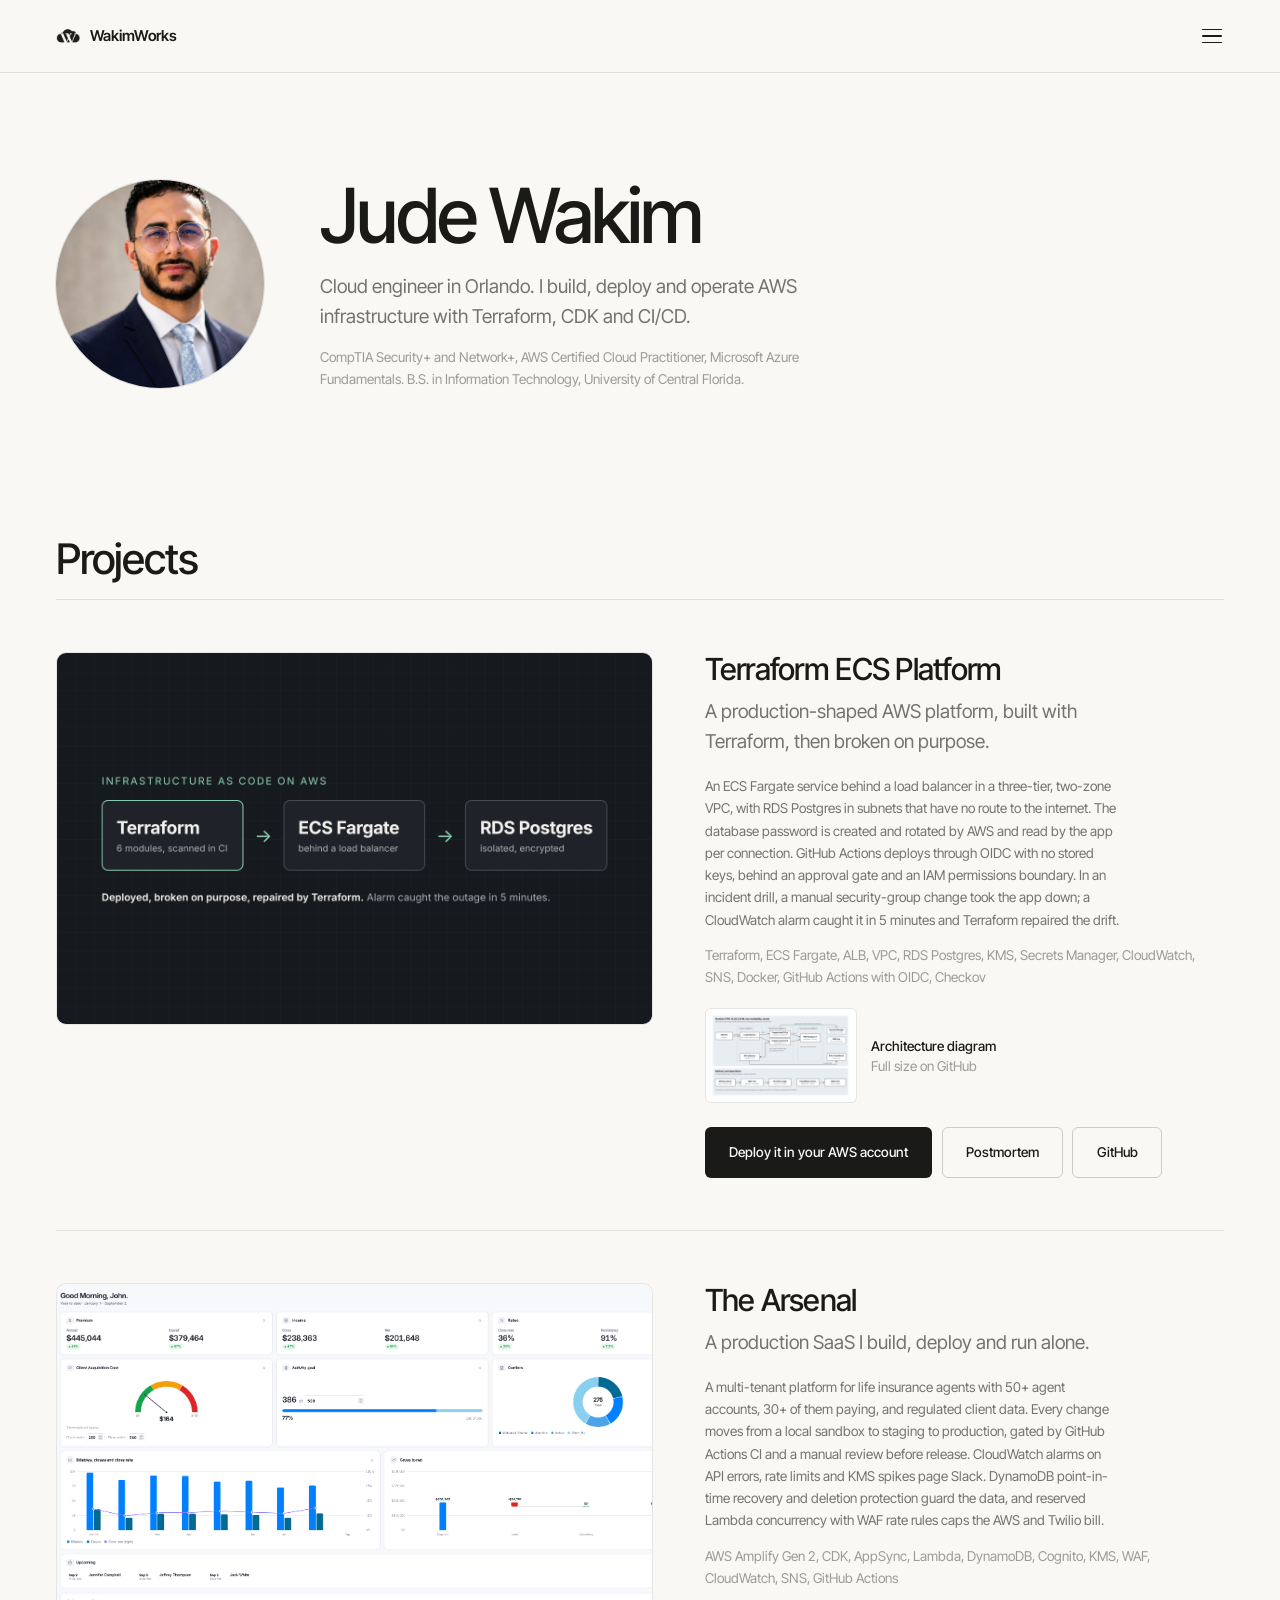
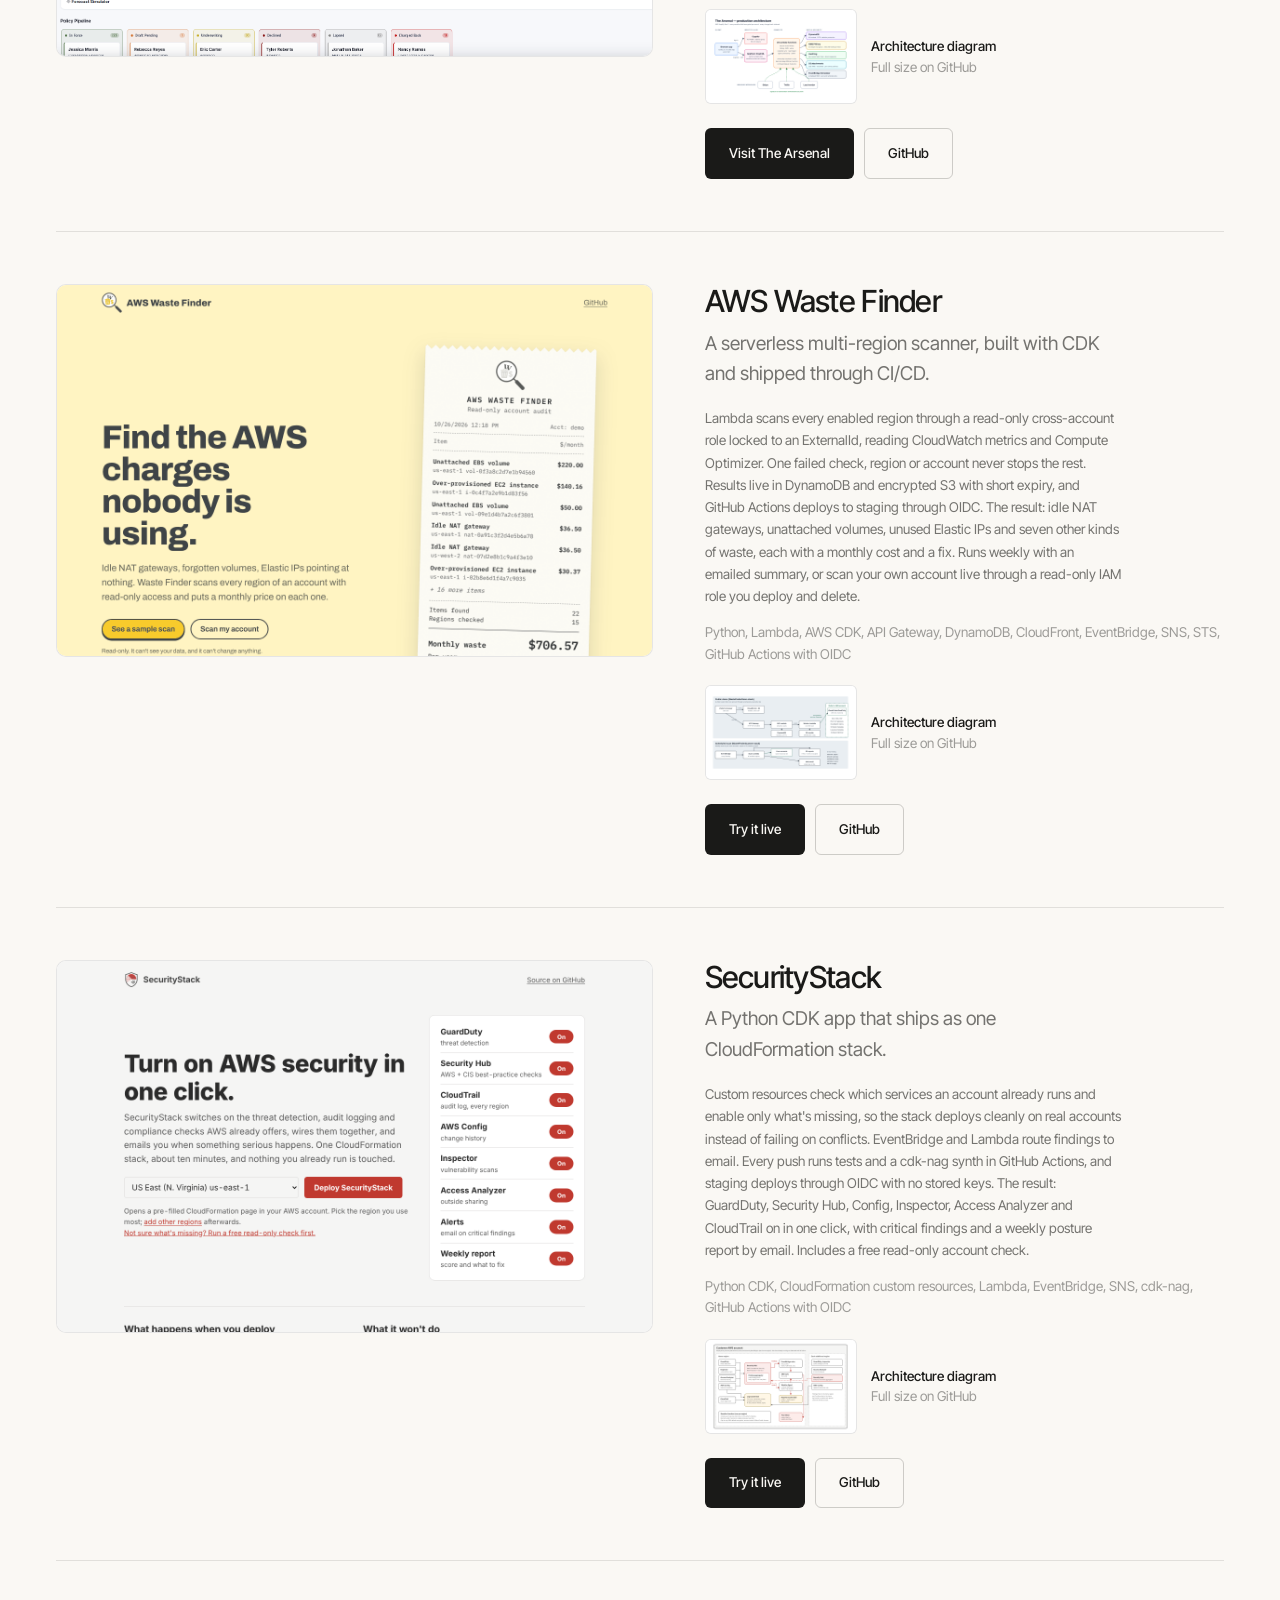
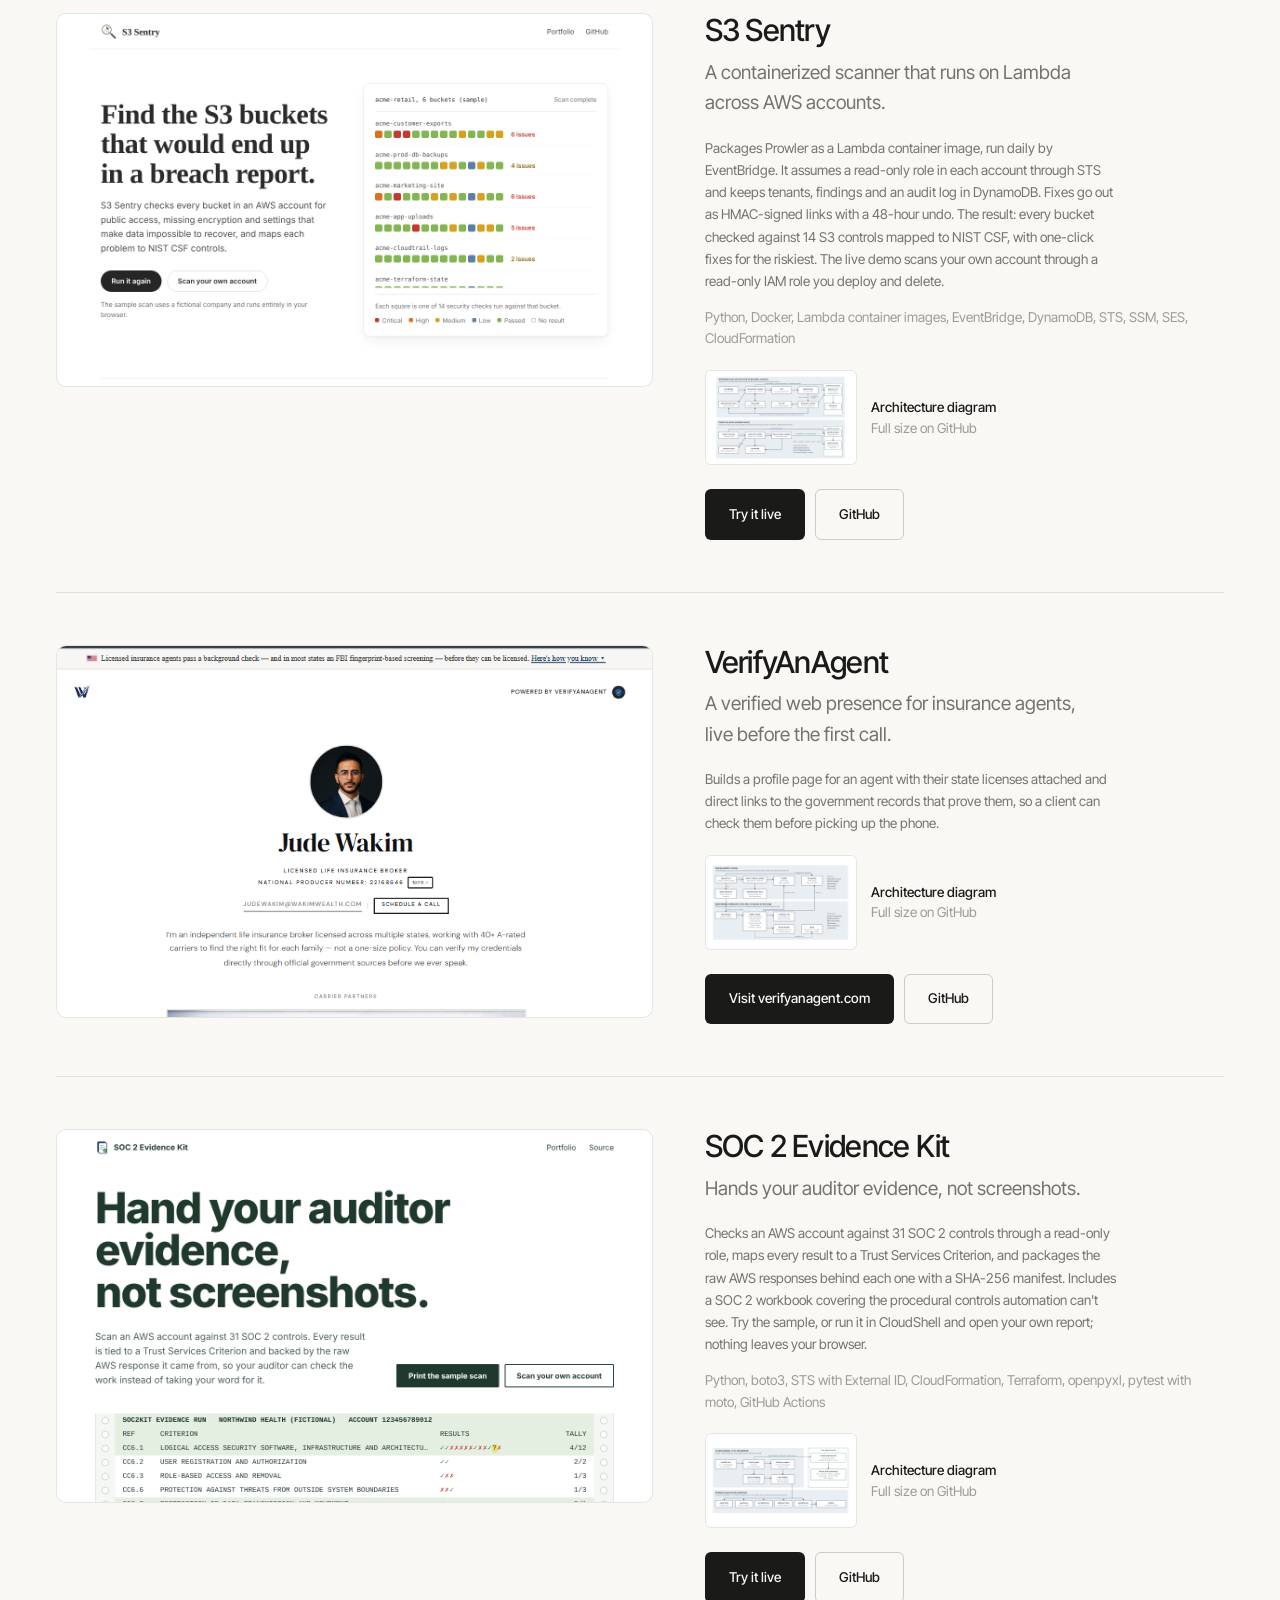
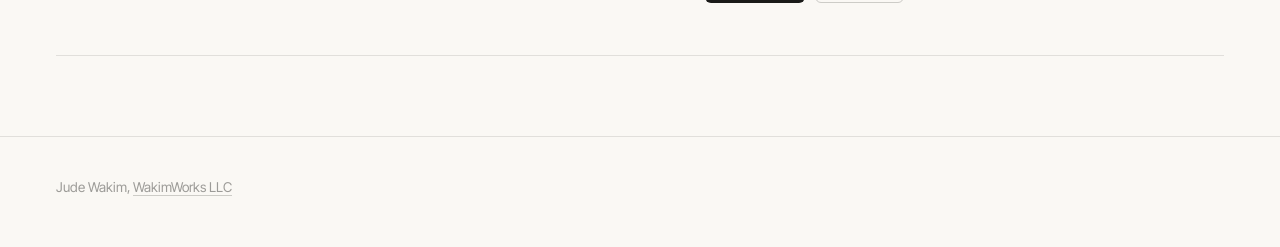
<file: judewakim/index.html>
<!DOCTYPE html>
<html lang="en">
<head>
  <meta charset="UTF-8">
  <meta name="viewport" content="width=device-width, initial-scale=1.0">
  <title>Jude Wakim — Cloud engineer in Orlando</title>
  <meta name="description" content="Jude Wakim is a cloud engineer in Orlando who builds, deploys and operates AWS infrastructure with Terraform, CDK and CI/CD. Projects, live demos and source code.">
  <meta name="theme-color" content="#FAF8F4">
  <link rel="canonical" href="https://wakimworks.com/judewakim/">

  <meta property="og:type" content="profile">
  <meta property="og:url" content="https://wakimworks.com/judewakim/">
  <meta property="og:title" content="Jude Wakim — Cloud engineer in Orlando">
  <meta property="og:description" content="Cloud engineer in Orlando. I build, deploy and operate AWS infrastructure with Terraform, CDK and CI/CD.">
  <meta property="og:image" content="https://wakimworks.com/judewakim/img/jude-wakim.jpg">

  <link rel="icon" href="/favicon.ico" sizes="any">
  <link rel="icon" type="image/png" sizes="32x32" href="/favicon-32.png">
  <link rel="apple-touch-icon" href="/favicon-180.png">

  <link rel="preconnect" href="https://fonts.googleapis.com">
  <link rel="preconnect" href="https://fonts.gstatic.com" crossorigin>
  <link rel="stylesheet" href="https://fonts.googleapis.com/css2?family=Inter+Tight:wght@400;500;600&amp;display=swap">

  <!-- Shares the site's "Paper" tokens. Versioned filenames: the deploy never
       invalidates CloudFront, so bump the name on every change. -->
  <link rel="stylesheet" href="/styles.v5.css">
  <link rel="stylesheet" href="portfolio.v4.css">
  <script src="portfolio.v2.js" defer></script>
</head>
<body>

  <a class="skip-link" href="#main">Skip to content</a>

  <nav class="nav is-stuck pnav" aria-label="Primary">
    <div class="wrap nav__inner">
      <a class="nav__brand" href="/">
        <img src="/mark-ink-64.png" alt="" width="64" height="64" aria-hidden="true">
        <span>WakimWorks</span>
      </a>
      <button class="menu-btn" type="button" aria-expanded="false" aria-controls="menu" aria-label="Open menu">
        <span class="menu-btn__bars" aria-hidden="true"><i></i><i></i><i></i></span>
      </button>
    </div>
    <div class="menu" id="menu" hidden>
      <div class="wrap menu__inner">
        <div class="menu__group">
          <h2 class="menu__title">Resumes</h2>
          <ul class="menu__list">
            <li class="menu__resume">Cloud Engineer
              <span><a href="resumes/Jude-Wakim-Resume-Cloud-Engineer.pdf" target="_blank" rel="noopener">PDF</a>
              <a href="resumes/Jude-Wakim-Resume-Cloud-Engineer.docx" download>DOCX</a></span></li>
          </ul>
        </div>
        <div class="menu__group">
          <h2 class="menu__title">Contact</h2>
          <ul class="menu__list">
            <li><a href="mailto:judewakim@wakimworks.com">judewakim@wakimworks.com</a></li>
            <li><a href="https://www.linkedin.com/in/jude-wakim" target="_blank" rel="noopener">LinkedIn</a></li>
            <li><a href="https://github.com/Judewakim" target="_blank" rel="noopener">GitHub</a></li>
            <li><a href="https://medium.com/@judewakim" target="_blank" rel="noopener">Medium</a></li>
            <li><a href="https://dev.to/vvakim" target="_blank" rel="noopener">DEV</a></li>
          </ul>
        </div>
      </div>
    </div>
  </nav>

  <main id="main">

    <header class="profile wrap">
      <img class="profile__photo" src="img/jude-wakim.jpg" width="480" height="480" alt="Jude Wakim">
      <div>
        <h1 class="h1 profile__name">Jude Wakim</h1>
        <p class="lede profile__bio">
          Cloud engineer in Orlando. I build, deploy and operate AWS infrastructure
          with Terraform, CDK and CI/CD.
        </p>
        <p class="profile__creds">CompTIA Security+ and Network+, AWS Certified Cloud Practitioner, Microsoft Azure Fundamentals. B.S. in Information Technology, University of Central Florida.</p>
      </div>
    </header>

    <section class="section wrap" aria-labelledby="projects-title">
      <div class="section__head section__head--tight">
        <h2 class="h2 projects__title" id="projects-title">Projects</h2>
      </div>

      <article class="proj">
        <a class="proj__shot" href="https://github.com/Judewakim/terraform-ecs-platform" target="_blank" rel="noopener" aria-hidden="true" tabindex="-1">
          <img src="img/terraform-ecs.png" width="1280" height="800" loading="lazy" alt="">
        </a>
        <div class="proj__body">
          <h3 class="proj__name">Terraform ECS Platform</h3>
          <p class="proj__claim">A production-shaped AWS platform, built with Terraform, then broken on purpose.</p>
          <p class="proj__desc">
            An ECS Fargate service behind a load balancer in a three-tier, two-zone VPC, with RDS
            Postgres in subnets that have no route to the internet. The database password is
            created and rotated by AWS and read by the app per connection. GitHub Actions deploys
            through OIDC with no stored keys, behind an approval gate and an IAM permissions
            boundary. In an incident drill, a manual security-group change took the app down; a
            CloudWatch alarm caught it in 5 minutes and Terraform repaired the drift.
          </p>
          <p class="proj__stack">Terraform, ECS Fargate, ALB, VPC, RDS Postgres, KMS, Secrets Manager, CloudWatch, SNS, Docker, GitHub Actions with OIDC, Checkov</p>
          <a class="proj__arch" href="https://github.com/Judewakim/terraform-ecs-platform/blob/main/docs/architecture.png" target="_blank" rel="noopener">
            <img src="img/arch/terraform-ecs.png" width="1280" height="800" loading="lazy" alt="Architecture diagram of the Terraform ECS Platform">
            <span class="proj__arch-label"><b>Architecture diagram</b><span>Full size on GitHub</span></span>
          </a>
          <div class="proj__links">
            <a class="btn btn--solid" href="https://github.com/Judewakim/terraform-ecs-platform#run-it" target="_blank" rel="noopener">Deploy it in your AWS account</a>
            <a class="btn btn--ghost" href="https://github.com/Judewakim/terraform-ecs-platform/blob/main/docs/postmortems/2026-10-31-db-access-drill.md" target="_blank" rel="noopener">Postmortem</a>
            <a class="btn btn--ghost" href="https://github.com/Judewakim/terraform-ecs-platform" target="_blank" rel="noopener">GitHub</a>
          </div>
        </div>
      </article>

      <article class="proj">
        <a class="proj__shot" href="https://main.dgalf4vmbgbwk.amplifyapp.com/landing/" target="_blank" rel="noopener" aria-hidden="true" tabindex="-1">
          <img src="/arsenal-tracker.png" width="1909" height="997" loading="lazy" alt="">
        </a>
        <div class="proj__body">
          <h3 class="proj__name">The Arsenal</h3>
          <p class="proj__claim">A production SaaS I build, deploy and run alone.</p>
          <p class="proj__desc">
            A multi-tenant platform for life insurance agents with 50+ agent accounts, 30+ of them paying, and
            regulated client data. Every change moves from a local sandbox to staging to
            production, gated by GitHub Actions CI and a manual review before release.
            CloudWatch alarms on API errors, rate limits and KMS spikes page Slack. DynamoDB
            point-in-time recovery and deletion protection guard the data, and reserved Lambda
            concurrency with WAF rate rules caps the AWS and Twilio bill.
          </p>
          <p class="proj__stack">AWS Amplify Gen 2, CDK, AppSync, Lambda, DynamoDB, Cognito, KMS, WAF, CloudWatch, SNS, GitHub Actions</p>
          <a class="proj__arch" href="https://github.com/Judewakim/arsenal-showcase/blob/main/docs/architecture.svg" target="_blank" rel="noopener">
            <img src="img/arch/arsenal.png" width="1280" height="800" loading="lazy" alt="Architecture diagram of The Arsenal">
            <span class="proj__arch-label"><b>Architecture diagram</b><span>Full size on GitHub</span></span>
          </a>
          <div class="proj__links">
            <a class="btn btn--solid" href="https://main.dgalf4vmbgbwk.amplifyapp.com/landing/" target="_blank" rel="noopener">Visit The Arsenal</a>
            <a class="btn btn--ghost" href="https://github.com/Judewakim/arsenal-showcase" target="_blank" rel="noopener">GitHub</a>
          </div>
        </div>
      </article>

      <article class="proj">
        <a class="proj__shot" href="https://d30j7qa0u2n6fs.cloudfront.net/" target="_blank" rel="noopener" aria-hidden="true" tabindex="-1">
          <img src="img/waste-finder.png" width="1280" height="800" loading="lazy" alt="">
        </a>
        <div class="proj__body">
          <h3 class="proj__name">AWS Waste Finder</h3>
          <p class="proj__claim">A serverless multi-region scanner, built with CDK and shipped through CI/CD.</p>
          <p class="proj__desc">
            Lambda scans every enabled region through a read-only cross-account role locked to
            an ExternalId, reading CloudWatch metrics and Compute Optimizer. One failed check,
            region or account never stops the rest. Results live in DynamoDB and encrypted S3
            with short expiry, and GitHub Actions deploys to staging through OIDC. The result:
            idle NAT gateways, unattached volumes, unused Elastic IPs and seven other kinds of
            waste, each with a monthly cost and a fix. Runs weekly with an emailed summary, or
            scan your own account live through a read-only IAM role you deploy and delete.
          </p>
          <p class="proj__stack">Python, Lambda, AWS CDK, API Gateway, DynamoDB, CloudFront, EventBridge, SNS, STS, GitHub Actions with OIDC</p>
          <a class="proj__arch" href="https://github.com/Judewakim/CostOptimizationWithAWSLambda/blob/main/docs/architecture.svg" target="_blank" rel="noopener">
            <img src="img/arch/waste-finder.png" width="1280" height="800" loading="lazy" alt="Architecture diagram of AWS Waste Finder">
            <span class="proj__arch-label"><b>Architecture diagram</b><span>Full size on GitHub</span></span>
          </a>
          <div class="proj__links">
            <a class="btn btn--solid" href="https://d30j7qa0u2n6fs.cloudfront.net/" target="_blank" rel="noopener">Try it live</a>
            <a class="btn btn--ghost" href="https://github.com/Judewakim/CostOptimizationWithAWSLambda" target="_blank" rel="noopener">GitHub</a>
          </div>
        </div>
      </article>

      <article class="proj">
        <a class="proj__shot" href="https://d2eelnvipxf0ax.cloudfront.net/" target="_blank" rel="noopener" aria-hidden="true" tabindex="-1">
          <img src="img/securitystack.png" width="1280" height="800" loading="lazy" alt="">
        </a>
        <div class="proj__body">
          <h3 class="proj__name">SecurityStack</h3>
          <p class="proj__claim">A Python CDK app that ships as one CloudFormation stack.</p>
          <p class="proj__desc">
            Custom resources check which services an account already runs and enable only
            what's missing, so the stack deploys cleanly on real accounts instead of failing
            on conflicts. EventBridge and Lambda route findings to email. Every push runs
            tests and a cdk-nag synth in GitHub Actions, and staging deploys through OIDC with
            no stored keys. The result: GuardDuty, Security Hub, Config, Inspector, Access
            Analyzer and CloudTrail on in one click, with critical findings and a weekly
            posture report by email. Includes a free read-only account check.
          </p>
          <p class="proj__stack">Python CDK, CloudFormation custom resources, Lambda, EventBridge, SNS, cdk-nag, GitHub Actions with OIDC</p>
          <a class="proj__arch" href="https://github.com/Judewakim/securitystack/blob/main/docs/architecture-baseline.svg" target="_blank" rel="noopener">
            <img src="img/arch/securitystack.png" width="1280" height="800" loading="lazy" alt="Architecture diagram of SecurityStack">
            <span class="proj__arch-label"><b>Architecture diagram</b><span>Full size on GitHub</span></span>
          </a>
          <div class="proj__links">
            <a class="btn btn--solid" href="https://d2eelnvipxf0ax.cloudfront.net/" target="_blank" rel="noopener">Try it live</a>
            <a class="btn btn--ghost" href="https://github.com/Judewakim/securitystack" target="_blank" rel="noopener">GitHub</a>
          </div>
        </div>
      </article>

      <article class="proj">
        <a class="proj__shot" href="s3-sentry/" aria-hidden="true" tabindex="-1">
          <img src="img/s3-sentry.png" width="1280" height="800" loading="lazy" alt="">
        </a>
        <div class="proj__body">
          <h3 class="proj__name">S3 Sentry</h3>
          <p class="proj__claim">A containerized scanner that runs on Lambda across AWS accounts.</p>
          <p class="proj__desc">
            Packages Prowler as a Lambda container image, run daily by EventBridge. It assumes
            a read-only role in each account through STS and keeps tenants, findings and an
            audit log in DynamoDB. Fixes go out as HMAC-signed links with a 48-hour undo. The
            result: every bucket checked against 14 S3 controls mapped to NIST CSF, with
            one-click fixes for the riskiest. The live demo scans your own account through a
            read-only IAM role you deploy and delete.
          </p>
          <p class="proj__stack">Python, Docker, Lambda container images, EventBridge, DynamoDB, STS, SSM, SES, CloudFormation</p>
          <a class="proj__arch" href="https://github.com/Judewakim/s3-misconfig/blob/main/docs/architecture.svg" target="_blank" rel="noopener">
            <img src="img/arch/s3-sentry.png" width="1280" height="800" loading="lazy" alt="Architecture diagram of S3 Sentry">
            <span class="proj__arch-label"><b>Architecture diagram</b><span>Full size on GitHub</span></span>
          </a>
          <div class="proj__links">
            <a class="btn btn--solid" href="s3-sentry/">Try it live</a>
            <a class="btn btn--ghost" href="https://github.com/Judewakim/s3-misconfig" target="_blank" rel="noopener">GitHub</a>
          </div>
        </div>
      </article>

      <article class="proj">
        <a class="proj__shot proj__shot--tall" href="https://verifyanagent.com" target="_blank" rel="noopener" aria-hidden="true" tabindex="-1">
          <img src="/verifyanagent-profile.png" width="762" height="991" loading="lazy" alt="">
        </a>
        <div class="proj__body">
          <h3 class="proj__name">VerifyAnAgent</h3>
          <p class="proj__claim">A verified web presence for insurance agents, live before the first call.</p>
          <p class="proj__desc">
            Builds a profile page for an agent with their state licenses attached and
            direct links to the government records that prove them, so a client can check
            them before picking up the phone.
          </p>
          <a class="proj__arch" href="https://github.com/Judewakim/verifyanagent-engine/blob/main/docs/architecture.svg" target="_blank" rel="noopener">
            <img src="img/arch/verifyanagent.png" width="1280" height="800" loading="lazy" alt="Architecture diagram of VerifyAnAgent">
            <span class="proj__arch-label"><b>Architecture diagram</b><span>Full size on GitHub</span></span>
          </a>
          <div class="proj__links">
            <a class="btn btn--solid" href="https://verifyanagent.com" target="_blank" rel="noopener">Visit verifyanagent.com</a>
            <a class="btn btn--ghost" href="https://github.com/Judewakim/verifyanagent-engine" target="_blank" rel="noopener">GitHub</a>
          </div>
        </div>
      </article>

      <article class="proj">
        <a class="proj__shot" href="soc2-evidence-kit/" aria-hidden="true" tabindex="-1">
          <img src="img/soc2-evidence-kit.png" width="1280" height="800" loading="lazy" alt="">
        </a>
        <div class="proj__body">
          <h3 class="proj__name">SOC 2 Evidence Kit</h3>
          <p class="proj__claim">Hands your auditor evidence, not screenshots.</p>
          <p class="proj__desc">
            Checks an AWS account against 31 SOC 2 controls through a read-only role, maps
            every result to a Trust Services Criterion, and packages the raw AWS responses
            behind each one with a SHA-256 manifest. Includes a SOC 2 workbook covering the
            procedural controls automation can't see. Try the sample, or run it in CloudShell
            and open your own report; nothing leaves your browser.
          </p>
          <p class="proj__stack">Python, boto3, STS with External ID, CloudFormation, Terraform, openpyxl, pytest with moto, GitHub Actions</p>
          <a class="proj__arch" href="https://github.com/Judewakim/SOC2-Compliance-Workbook/blob/main/docs/architecture.svg" target="_blank" rel="noopener">
            <img src="img/arch/soc2-evidence-kit.png" width="1280" height="800" loading="lazy" alt="Architecture diagram of SOC 2 Evidence Kit">
            <span class="proj__arch-label"><b>Architecture diagram</b><span>Full size on GitHub</span></span>
          </a>
          <div class="proj__links">
            <a class="btn btn--solid" href="soc2-evidence-kit/">Try it live</a>
            <a class="btn btn--ghost" href="https://github.com/Judewakim/SOC2-Compliance-Workbook" target="_blank" rel="noopener">GitHub</a>
          </div>
        </div>
      </article>
    </section>

  </main>

  <footer class="footer">
    <div class="wrap footer__inner">
      <p class="footer__meta">Jude Wakim, <a class="link" href="/">WakimWorks LLC</a></p>
    </div>
  </footer>

</body>
</html>
</file>
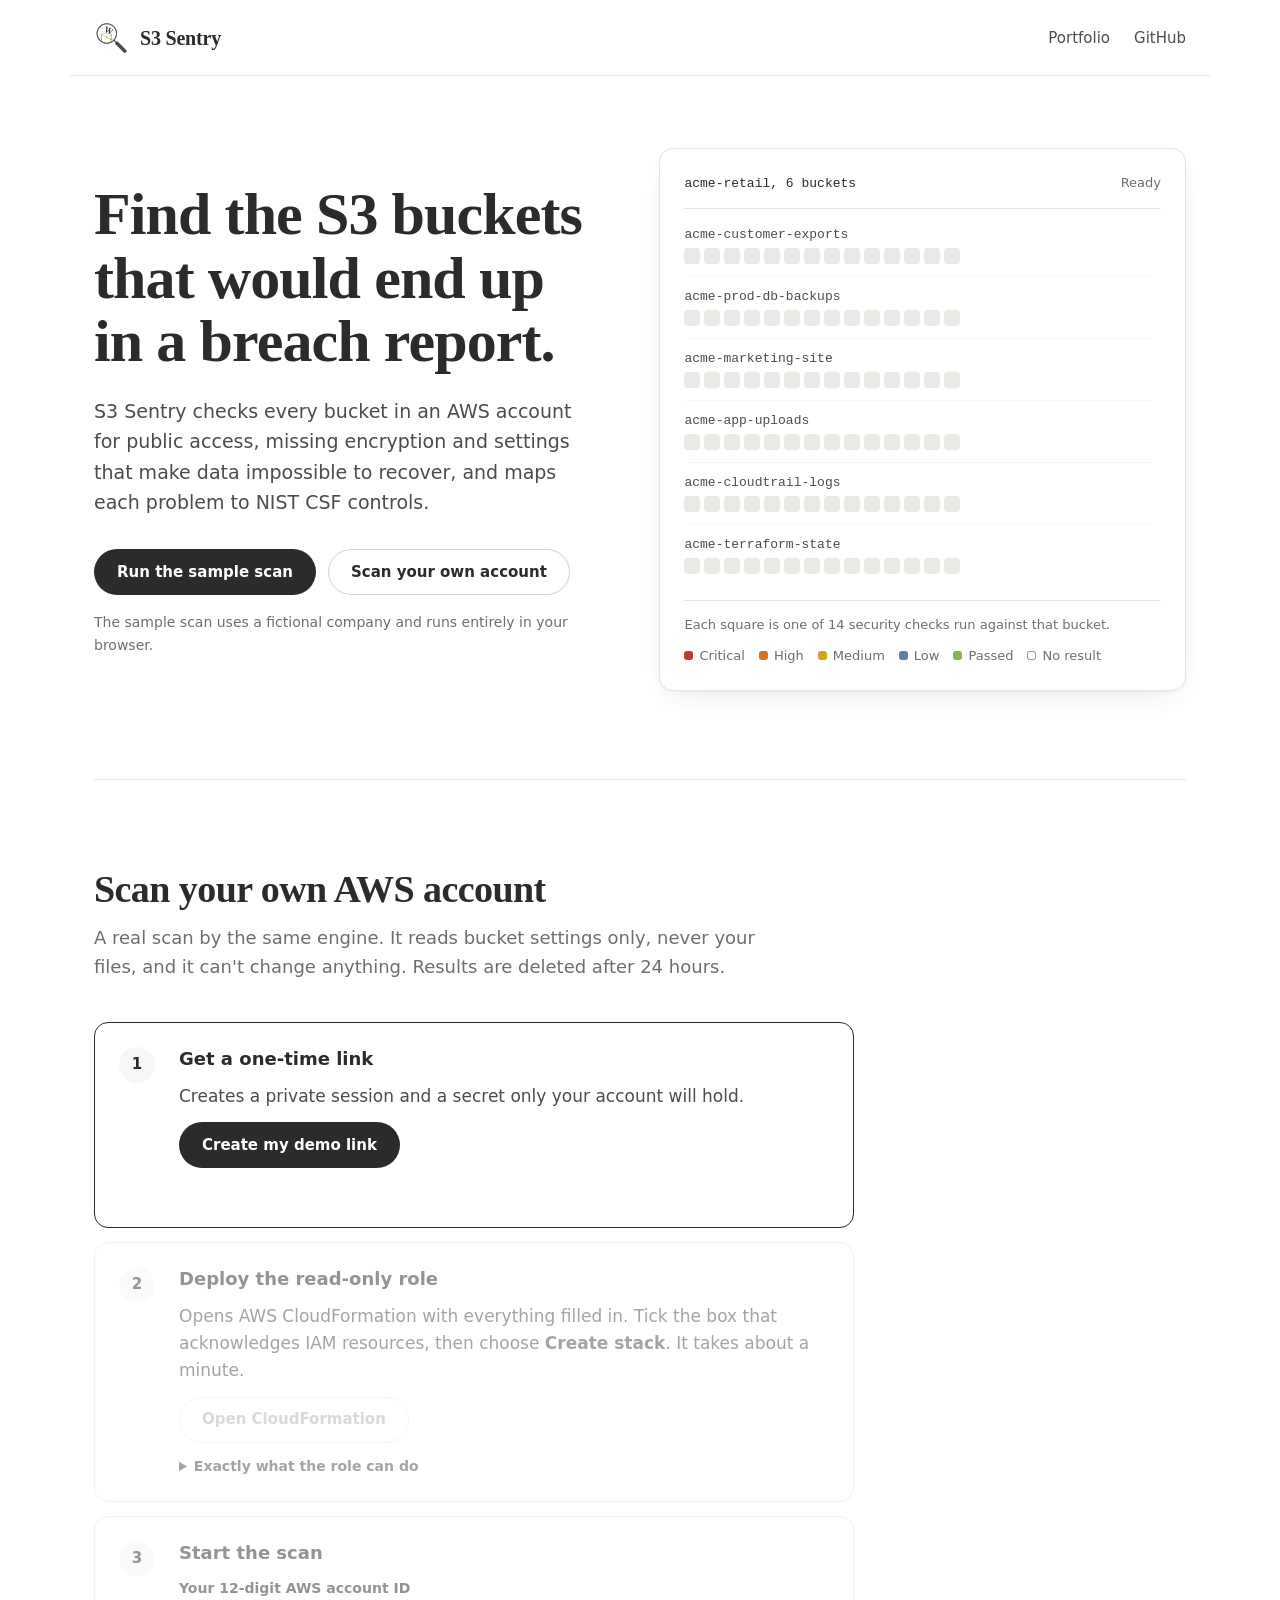
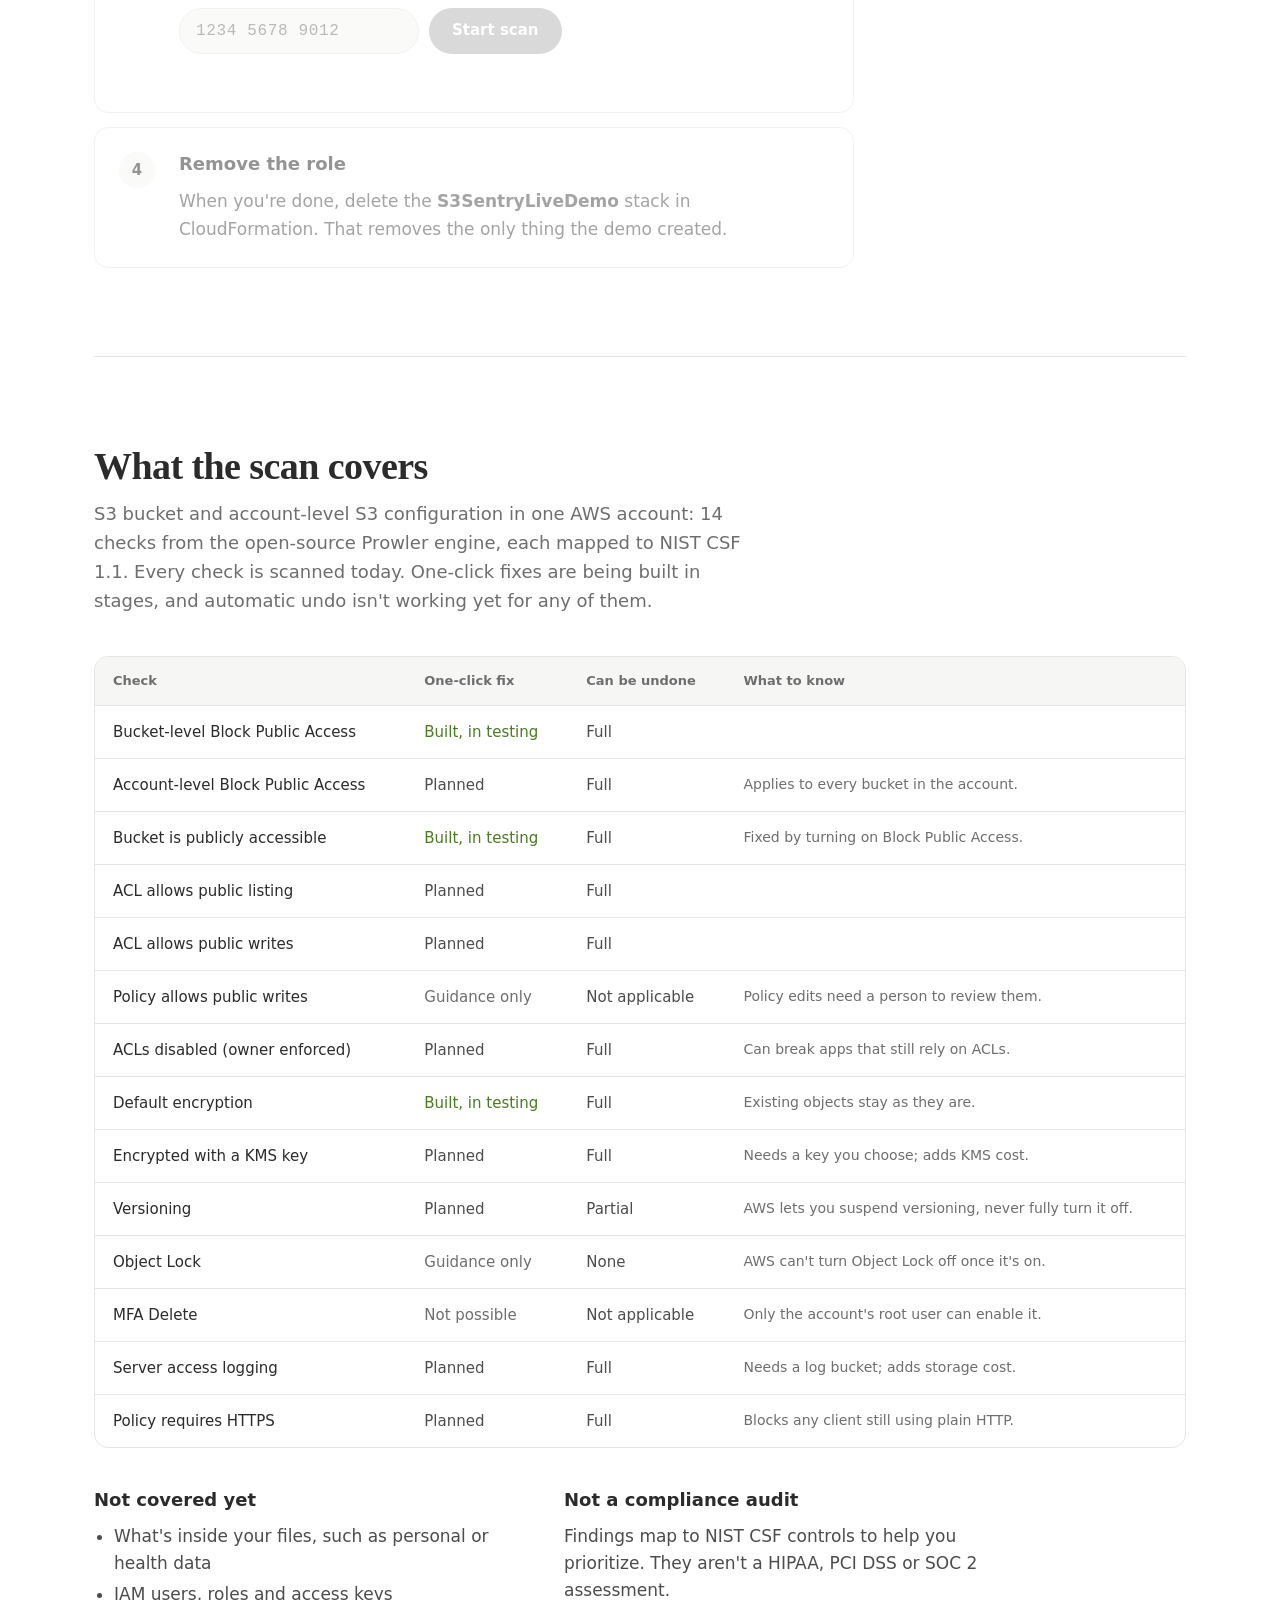
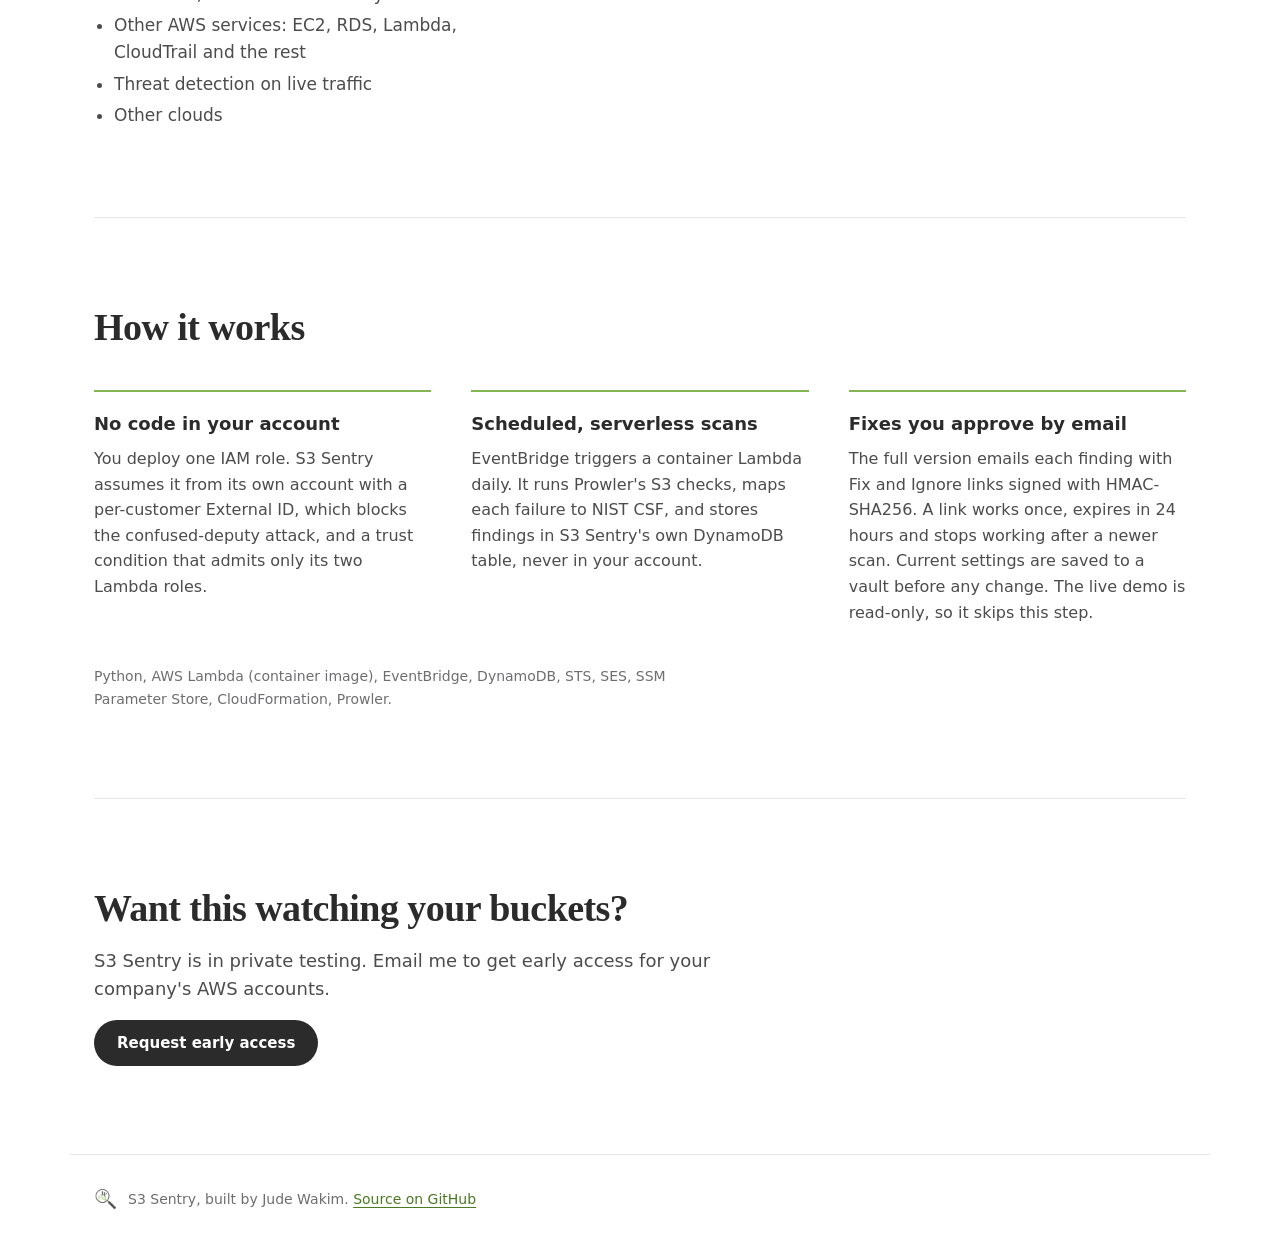
<file: judewakim/s3-sentry/index.html>
<!doctype html>
<html lang="en">
<head>
<meta charset="utf-8">
<meta name="viewport" content="width=device-width, initial-scale=1">
<title>S3 Sentry — Jude Wakim</title>
<meta name="description" content="S3 Sentry scans AWS S3 buckets for public exposure, missing encryption and weak recovery settings. Try a sample scan, or scan your own account with a read-only role.">
<meta http-equiv="Content-Security-Policy" content="default-src 'self'; script-src 'self'; style-src 'self' https://fonts.googleapis.com; font-src https://fonts.gstatic.com; img-src 'self' data:; connect-src 'self' https://*.lambda-url.us-east-1.on.aws; base-uri 'none'; form-action 'none'">
<meta name="referrer" content="no-referrer">
<link rel="icon" href="logo.png">
<link rel="preconnect" href="https://fonts.googleapis.com">
<link rel="preconnect" href="https://fonts.gstatic.com" crossorigin>
<link rel="stylesheet" href="https://fonts.googleapis.com/css2?family=Source+Serif+4:opsz,wght@8..60,600;8..60,700&family=IBM+Plex+Sans:wght@400;500;600&family=IBM+Plex+Mono:wght@400;500&display=swap">
<link rel="stylesheet" href="styles.css">
</head>
<body>
<a class="skip" href="#main">Skip to content</a>

<header class="top">
  <a class="brand" href="./" aria-label="S3 Sentry home">
    <img src="logo.png" alt="" width="36" height="36">
    <span>S3 Sentry</span>
  </a>
  <nav aria-label="Project links">
    <a href="https://wakimworks.com/judewakim/">Portfolio</a>
    <a href="https://github.com/Judewakim/s3-misconfig">GitHub</a>
  </nav>
</header>

<main id="main">
  <section class="hero" aria-labelledby="title">
    <div class="hero-text">
      <h1 id="title">Find the S3 buckets that would end up in a breach report.</h1>
      <p class="lede">S3 Sentry checks every bucket in an AWS account for public access, missing encryption and settings that make data impossible to recover, and maps each problem to NIST CSF controls.</p>
      <div class="hero-actions">
        <button class="btn primary" id="run-sample" type="button">Run the sample scan</button>
        <a class="btn ghost" href="#live">Scan your own account</a>
      </div>
      <p class="fine">The sample scan uses a fictional company and runs entirely in your browser.</p>
    </div>

    <figure class="wall-card" aria-labelledby="wall-caption">
      <div class="wall-head">
        <span id="wall-account">acme-retail, 6 buckets</span>
        <span id="wall-progress" aria-live="polite">Ready</span>
      </div>
      <ol class="wall" id="wall"></ol>
      <figcaption id="wall-caption" class="legend">
        <span class="legend-text">Each square is one of 14 security checks run against that bucket.</span>
        <span class="keys">
          <span class="key"><i class="dot" data-k="critical"></i>Critical</span>
          <span class="key"><i class="dot" data-k="high"></i>High</span>
          <span class="key"><i class="dot" data-k="medium"></i>Medium</span>
          <span class="key"><i class="dot" data-k="low"></i>Low</span>
          <span class="key"><i class="dot" data-k="pass"></i>Passed</span>
          <span class="key"><i class="dot" data-k="na"></i>No result</span>
        </span>
      </figcaption>
    </figure>
  </section>

  <section class="results" id="results" aria-labelledby="results-title" hidden>
    <div class="results-head">
      <div>
        <h2 id="results-title">What the scan found</h2>
        <p id="results-summary" class="summary"></p>
      </div>
      <div class="filters" role="group" aria-label="Filter findings">
        <button type="button" class="chip" data-filter="FAIL" aria-pressed="true">Failed</button>
        <button type="button" class="chip" data-filter="ALL" aria-pressed="false">All checks</button>
      </div>
    </div>
    <ul class="findings" id="findings"></ul>
    <button type="button" class="btn ghost small show-more" id="show-more" hidden>Show all</button>
    <p class="fine" id="results-note"></p>
  </section>

  <section class="live" id="live" aria-labelledby="live-title">
    <div class="section-intro">
      <h2 id="live-title">Scan your own AWS account</h2>
      <p>A real scan by the same engine. It reads bucket settings only, never your files, and it can't change anything. Results are deleted after 24 hours.</p>
    </div>

    <div class="live-off" id="live-off" hidden>
      <p>The live scanner isn't connected on this copy of the page. Run the sample scan above, or read the source on GitHub.</p>
    </div>

    <ol class="steps" id="steps">
      <li class="step" data-step="1">
        <div class="step-body">
          <h3>Get a one-time link</h3>
          <p>Creates a private session and a secret only your account will hold.</p>
          <button class="btn primary" id="start-session" type="button">Create my demo link</button>
          <p class="status" id="s1-status" role="status"></p>
        </div>
      </li>
      <li class="step" data-step="2" aria-disabled="true">
        <div class="step-body">
          <h3>Deploy the read-only role</h3>
          <p>Opens AWS CloudFormation with everything filled in. Tick the box that acknowledges IAM resources, then choose <b>Create stack</b>. It takes about a minute.</p>
          <a class="btn ghost" id="launch-link" href="#" target="_blank" rel="noopener noreferrer" aria-disabled="true">Open CloudFormation</a>
          <details class="perm">
            <summary>Exactly what the role can do</summary>
            <p>Read the configuration of your buckets: public access settings, policy and ACL status, encryption, versioning, object lock, logging and ownership. It can't list or read objects and has no write permissions. Only S3 Sentry's demo scanner can use it, and only with your session's secret.</p>
            <p><a href="https://github.com/Judewakim/s3-misconfig/blob/main/demo/demo_onboarding.yaml">Read the template</a></p>
          </details>
        </div>
      </li>
      <li class="step" data-step="3" aria-disabled="true">
        <div class="step-body">
          <h3>Start the scan</h3>
          <form id="scan-form" novalidate>
            <label for="account-id">Your 12-digit AWS account ID</label>
            <div class="row">
              <input id="account-id" name="account" inputmode="numeric" autocomplete="off" placeholder="1234 5678 9012" maxlength="14" disabled>
              <button class="btn primary" id="scan-btn" type="submit" disabled>Start scan</button>
            </div>
          </form>
          <p class="status" id="s3-status" role="status"></p>
        </div>
      </li>
      <li class="step" data-step="4" aria-disabled="true">
        <div class="step-body">
          <h3>Remove the role</h3>
          <p>When you're done, delete the <b>S3SentryLiveDemo</b> stack in CloudFormation. That removes the only thing the demo created.</p>
        </div>
      </li>
    </ol>
  </section>


  <section class="coverage" id="coverage" aria-labelledby="coverage-title">
    <div class="section-intro">
      <h2 id="coverage-title">What the scan covers</h2>
      <p>S3 bucket and account-level S3 configuration in one AWS account: 14 checks from the open-source Prowler engine, each mapped to NIST CSF 1.1. Every check is scanned today. One-click fixes are being built in stages, and automatic undo isn't working yet for any of them.</p>
    </div>
    <div class="table-wrap">
      <table class="checks">
        <thead>
          <tr><th scope="col">Check</th><th scope="col">One-click fix</th><th scope="col">Can be undone</th><th scope="col">What to know</th></tr>
        </thead>
        <tbody>
          <tr><th scope="row">Bucket-level Block Public Access</th><td data-label="One-click fix" data-v="built">Built, in testing</td><td data-label="Undo">Full</td><td data-label="What to know"></td></tr>
          <tr><th scope="row">Account-level Block Public Access</th><td data-label="One-click fix" data-v="planned">Planned</td><td data-label="Undo">Full</td><td data-label="What to know">Applies to every bucket in the account.</td></tr>
          <tr><th scope="row">Bucket is publicly accessible</th><td data-label="One-click fix" data-v="built">Built, in testing</td><td data-label="Undo">Full</td><td data-label="What to know">Fixed by turning on Block Public Access.</td></tr>
          <tr><th scope="row">ACL allows public listing</th><td data-label="One-click fix" data-v="planned">Planned</td><td data-label="Undo">Full</td><td data-label="What to know"></td></tr>
          <tr><th scope="row">ACL allows public writes</th><td data-label="One-click fix" data-v="planned">Planned</td><td data-label="Undo">Full</td><td data-label="What to know"></td></tr>
          <tr><th scope="row">Policy allows public writes</th><td data-label="One-click fix" data-v="guidance-only">Guidance only</td><td data-label="Undo">Not applicable</td><td data-label="What to know">Policy edits need a person to review them.</td></tr>
          <tr><th scope="row">ACLs disabled (owner enforced)</th><td data-label="One-click fix" data-v="planned">Planned</td><td data-label="Undo">Full</td><td data-label="What to know">Can break apps that still rely on ACLs.</td></tr>
          <tr><th scope="row">Default encryption</th><td data-label="One-click fix" data-v="built">Built, in testing</td><td data-label="Undo">Full</td><td data-label="What to know">Existing objects stay as they are.</td></tr>
          <tr><th scope="row">Encrypted with a KMS key</th><td data-label="One-click fix" data-v="planned">Planned</td><td data-label="Undo">Full</td><td data-label="What to know">Needs a key you choose; adds KMS cost.</td></tr>
          <tr><th scope="row">Versioning</th><td data-label="One-click fix" data-v="planned">Planned</td><td data-label="Undo">Partial</td><td data-label="What to know">AWS lets you suspend versioning, never fully turn it off.</td></tr>
          <tr><th scope="row">Object Lock</th><td data-label="One-click fix" data-v="guidance-only">Guidance only</td><td data-label="Undo">None</td><td data-label="What to know">AWS can't turn Object Lock off once it's on.</td></tr>
          <tr><th scope="row">MFA Delete</th><td data-label="One-click fix" data-v="not-possible">Not possible</td><td data-label="Undo">Not applicable</td><td data-label="What to know">Only the account's root user can enable it.</td></tr>
          <tr><th scope="row">Server access logging</th><td data-label="One-click fix" data-v="planned">Planned</td><td data-label="Undo">Full</td><td data-label="What to know">Needs a log bucket; adds storage cost.</td></tr>
          <tr><th scope="row">Policy requires HTTPS</th><td data-label="One-click fix" data-v="planned">Planned</td><td data-label="Undo">Full</td><td data-label="What to know">Blocks any client still using plain HTTP.</td></tr>
        </tbody>
      </table>
    </div>
    <div class="scope-grid">
      <div>
        <h3>Not covered yet</h3>
        <ul>
          <li>What's inside your files, such as personal or health data</li>
          <li>IAM users, roles and access keys</li>
          <li>Other AWS services: EC2, RDS, Lambda, CloudTrail and the rest</li>
          <li>Threat detection on live traffic</li>
          <li>Other clouds</li>
        </ul>
      </div>
      <div>
        <h3>Not a compliance audit</h3>
        <p>Findings map to NIST CSF controls to help you prioritize. They aren't a HIPAA, PCI DSS or SOC 2 assessment.</p>
      </div>
    </div>
  </section>

  <section class="built" aria-labelledby="built-title">
    <div class="section-intro">
      <h2 id="built-title">How it works</h2>
    </div>
    <div class="built-grid">
      <div>
        <h3>No code in your account</h3>
        <p>You deploy one IAM role. S3 Sentry assumes it from its own account with a per-customer External ID, which blocks the confused-deputy attack, and a trust condition that admits only its two Lambda roles.</p>
      </div>
      <div>
        <h3>Scheduled, serverless scans</h3>
        <p>EventBridge triggers a container Lambda daily. It runs Prowler's S3 checks, maps each failure to NIST CSF, and stores findings in S3 Sentry's own DynamoDB table, never in your account.</p>
      </div>
      <div>
        <h3>Fixes you approve by email</h3>
        <p>The full version emails each finding with Fix and Ignore links signed with HMAC-SHA256. A link works once, expires in 24 hours and stops working after a newer scan. Current settings are saved to a vault before any change. The live demo is read-only, so it skips this step.</p>
      </div>
    </div>
    <p class="stack">Python, AWS Lambda (container image), EventBridge, DynamoDB, STS, SES, SSM Parameter Store, CloudFormation, Prowler.</p>
  </section>
  <section class="contact" aria-labelledby="contact-title">
    <h2 id="contact-title">Want this watching your buckets?</h2>
    <p>S3 Sentry is in private testing. Email me to get early access for your company's AWS accounts.</p>
    <a class="btn primary" href="mailto:judewakim@wakimworks.com?subject=S3%20Sentry%20early%20access">Request early access</a>
  </section>
</main>

<footer class="foot">
  <img src="logo.png" alt="" width="24" height="24">
  <p>S3 Sentry, built by Jude Wakim. <a href="https://github.com/Judewakim/s3-misconfig">Source on GitHub</a></p>
</footer>

<script src="config.js"></script>
<script src="sample-scan.js"></script>
<script src="app.js"></script>
</body>
</html>
</file>
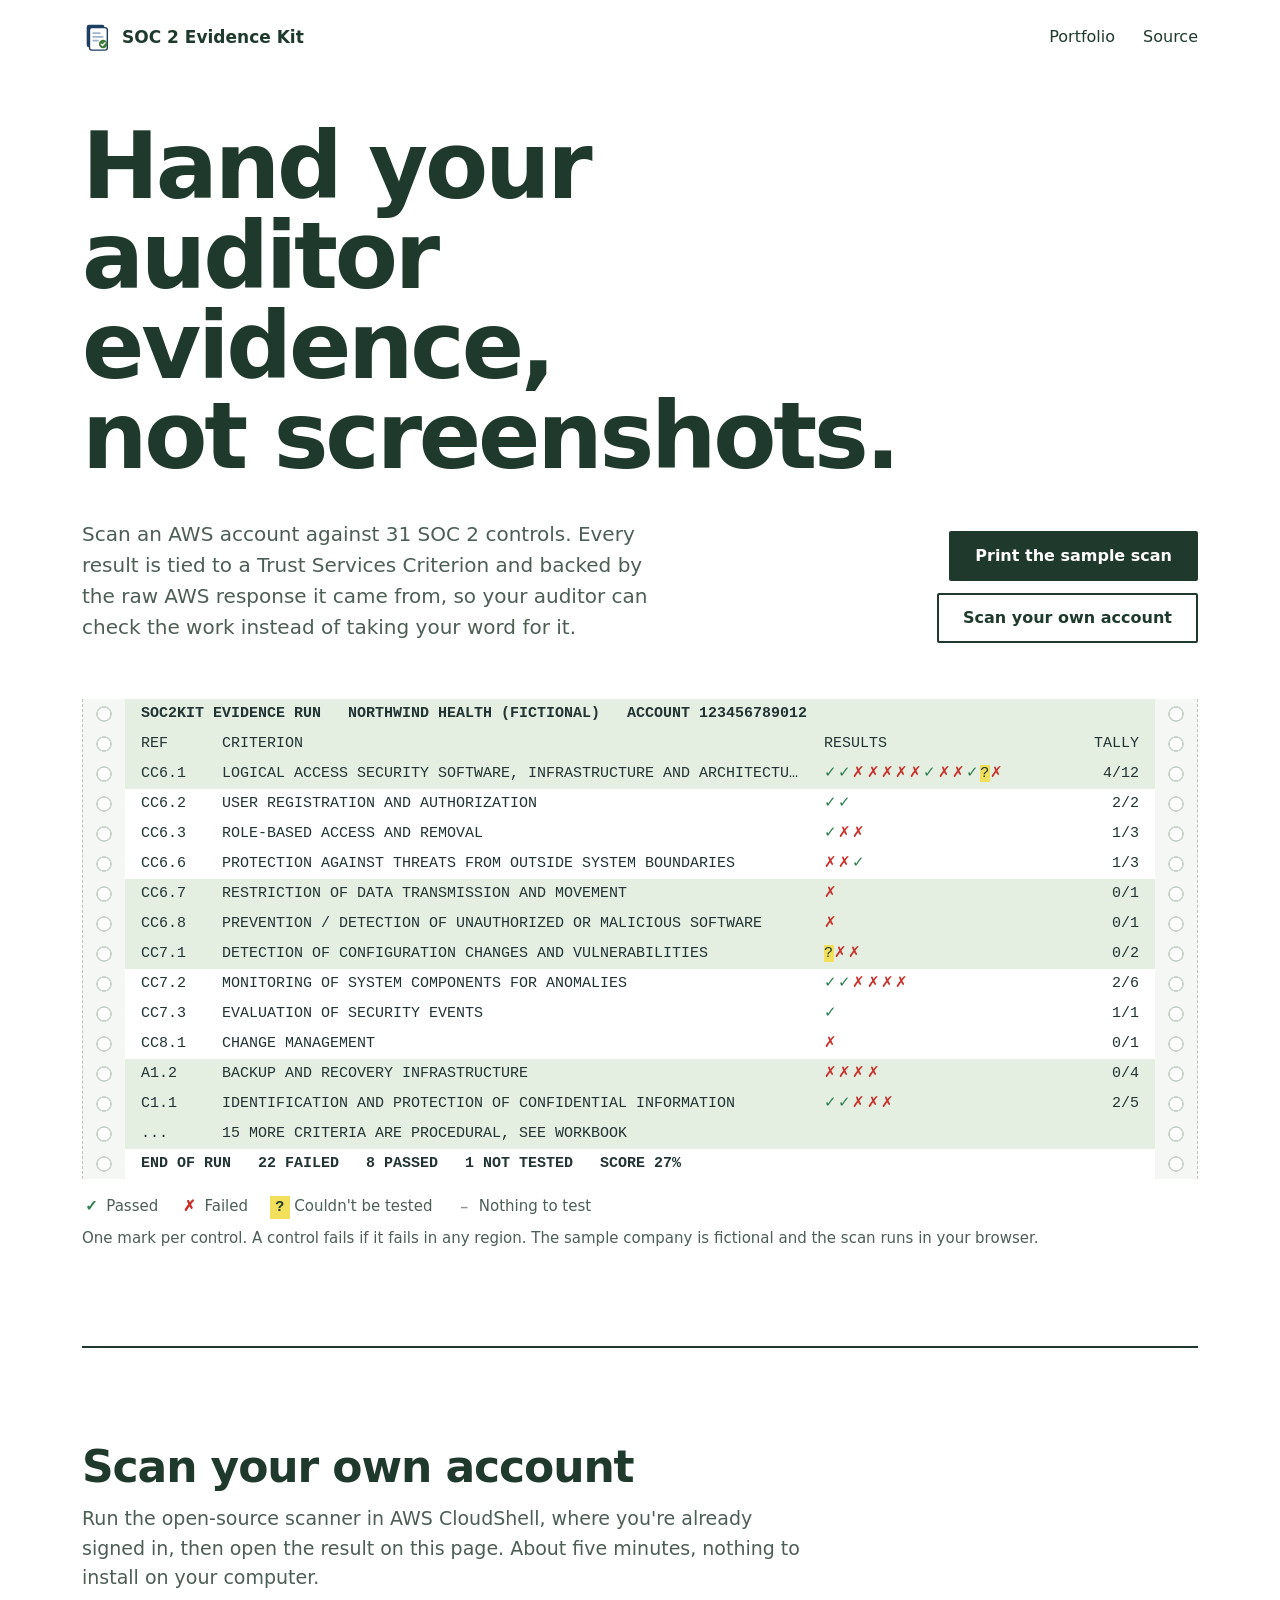
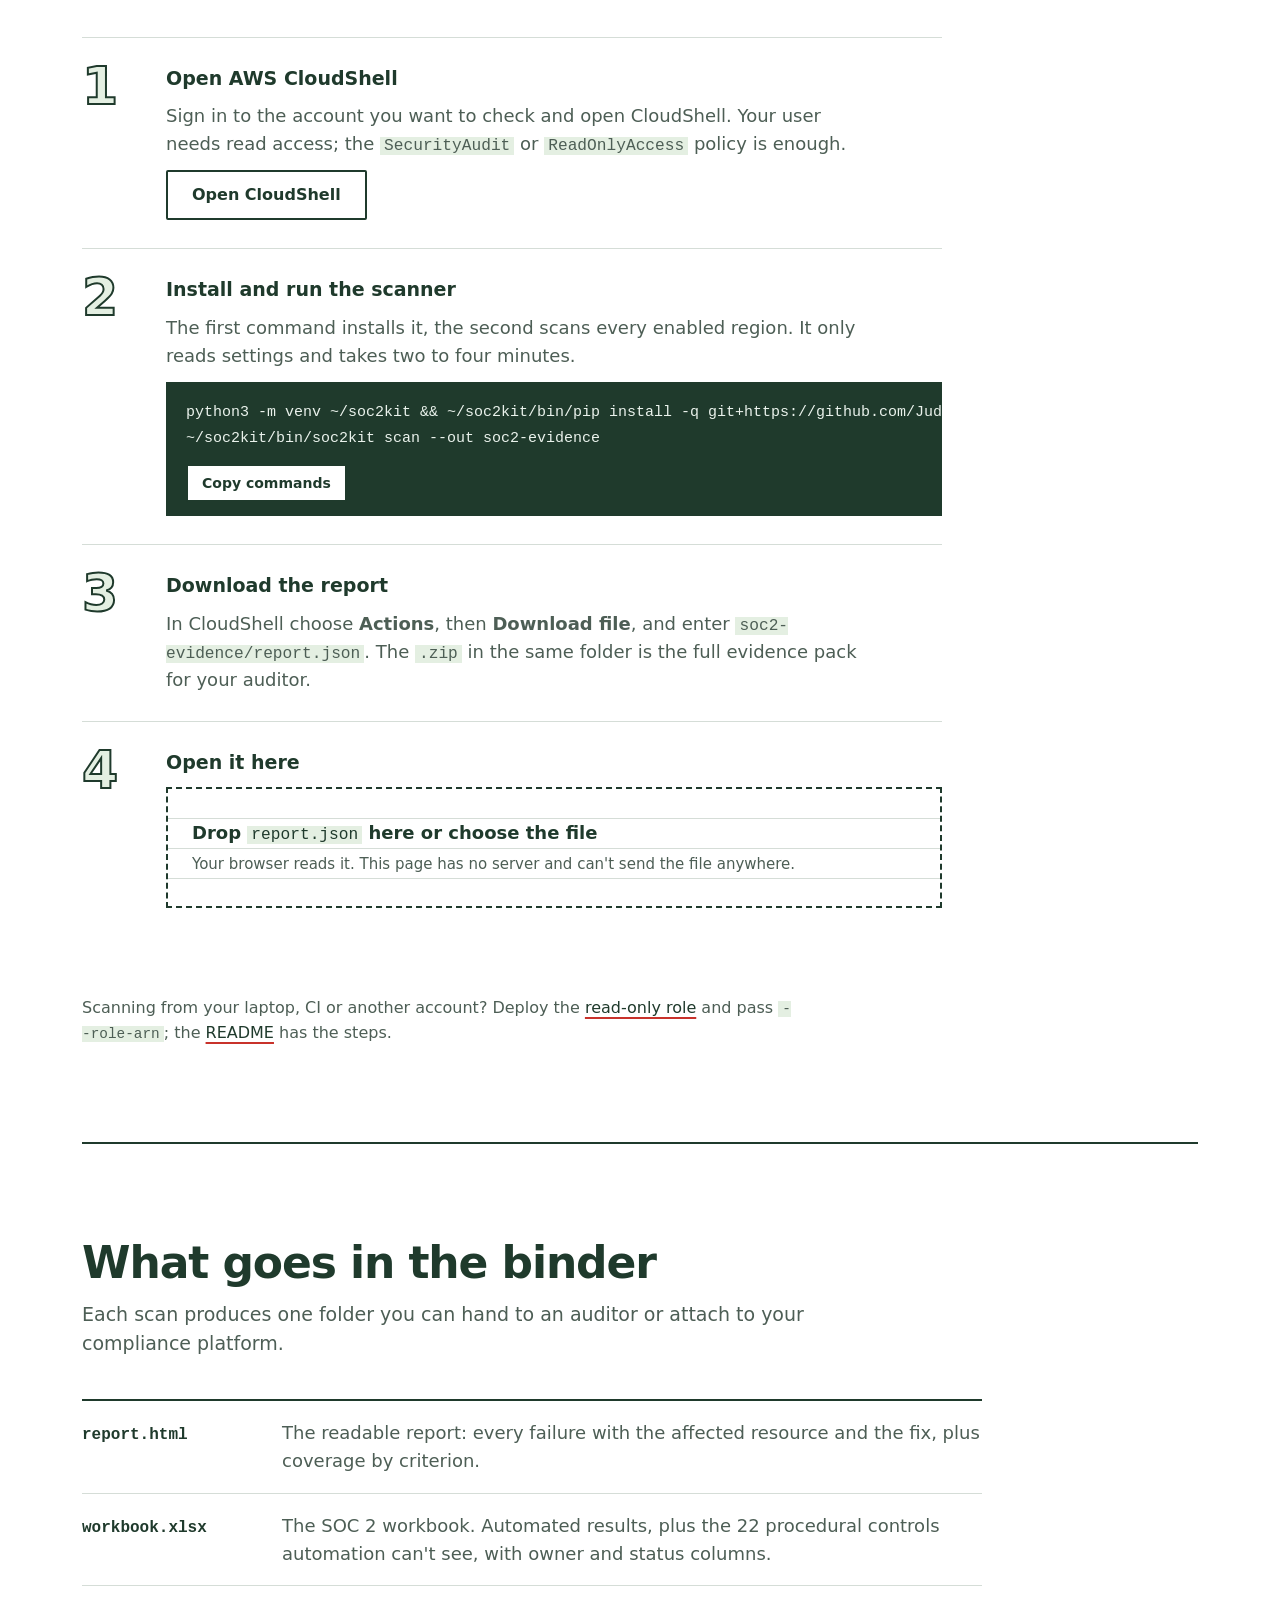
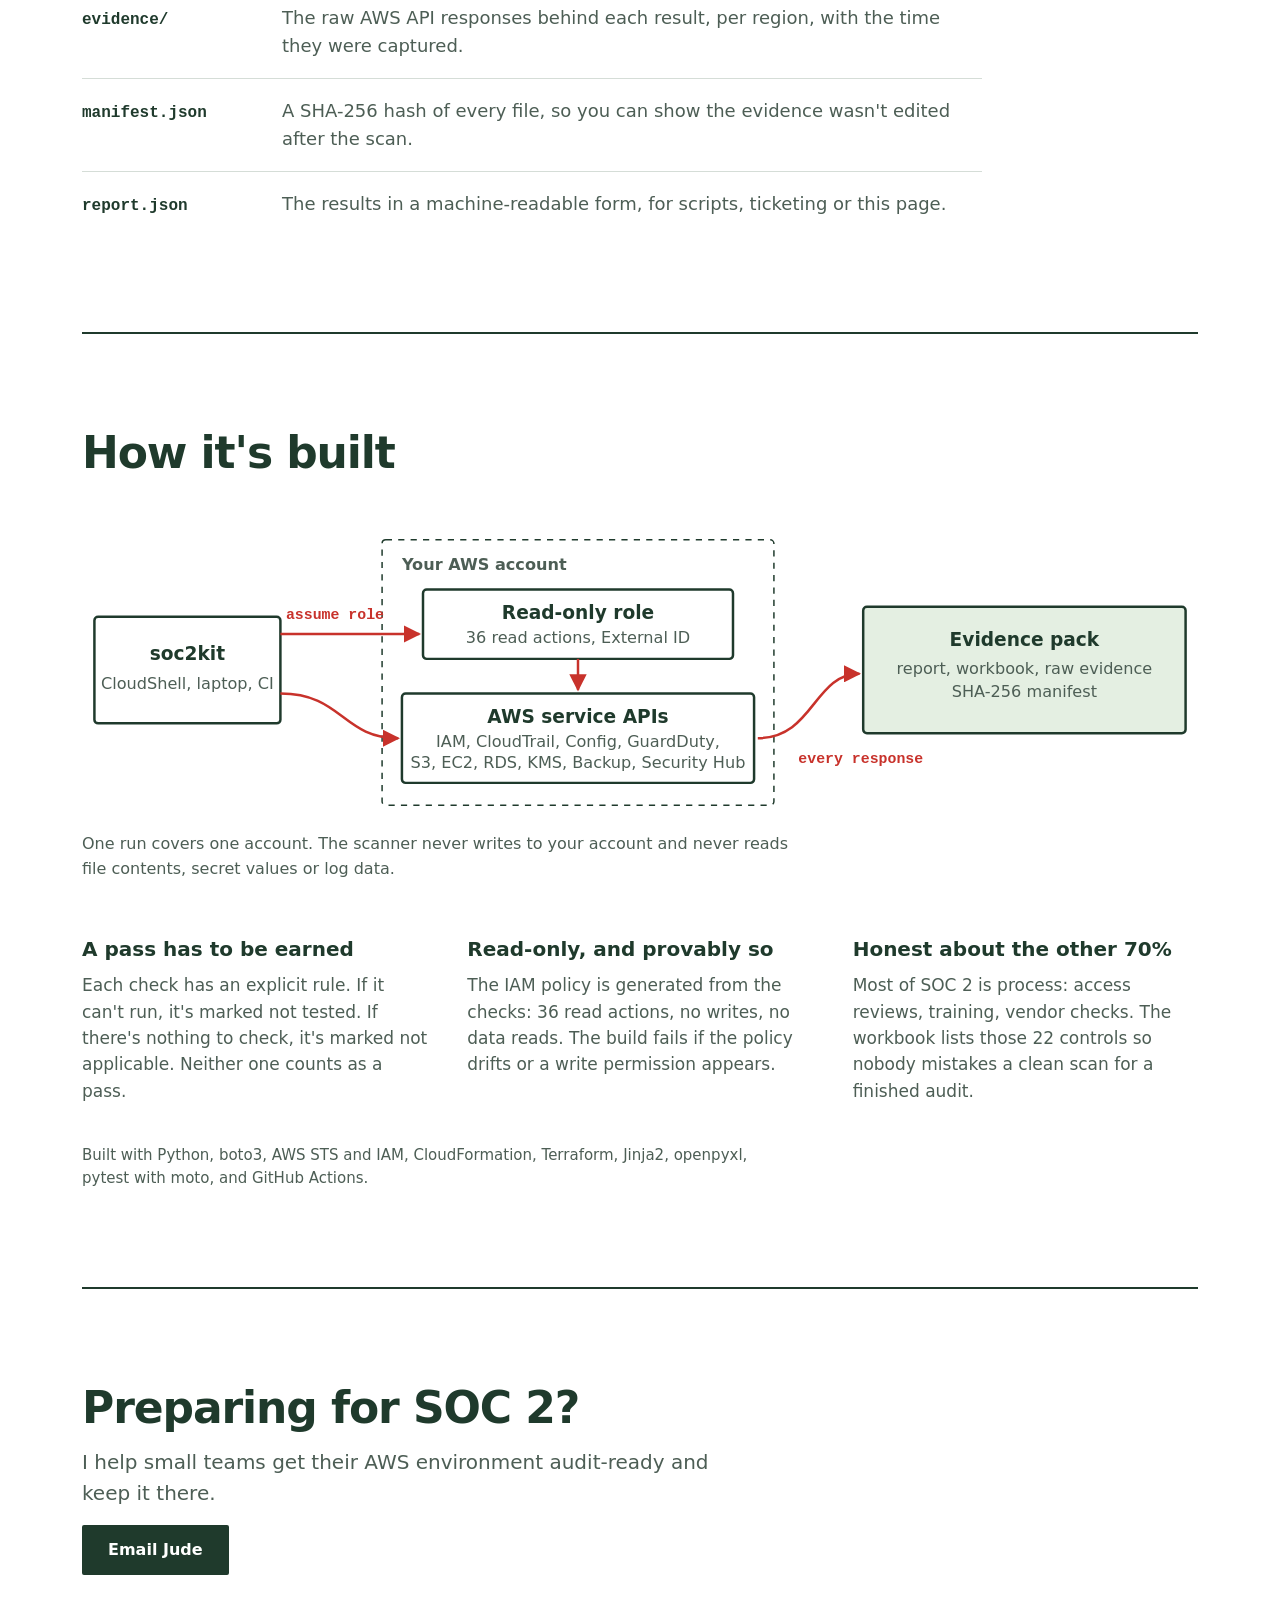
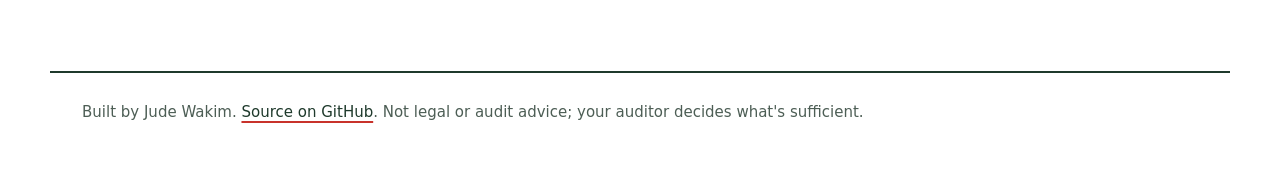
<file: judewakim/soc2-evidence-kit/index.html>
<!doctype html>
<html lang="en">
<head>
<meta charset="utf-8">
<meta name="viewport" content="width=device-width, initial-scale=1">
<title>SOC 2 Evidence Kit — Jude Wakim</title>
<meta name="description" content="SOC 2 Evidence Kit scans an AWS account with a read-only role and produces auditor-ready evidence mapped to the Trust Services Criteria. View a sample report or open your own.">
<meta http-equiv="Content-Security-Policy" content="default-src 'self'; script-src 'self'; style-src 'self' https://fonts.googleapis.com; font-src https://fonts.gstatic.com; img-src 'self' data:; connect-src 'none'; base-uri 'none'; form-action 'none'">
<meta name="referrer" content="no-referrer">
<link rel="icon" href="logo.svg" type="image/svg+xml">
<link rel="preconnect" href="https://fonts.googleapis.com">
<link rel="preconnect" href="https://fonts.gstatic.com" crossorigin>
<link rel="stylesheet" href="https://fonts.googleapis.com/css2?family=Public+Sans:ital,wght@0,400;0,500;0,700;0,800;1,400&family=Courier+Prime:wght@400;700&display=swap">
<link rel="stylesheet" href="styles.css">
</head>
<body>
<a class="skip" href="#main">Skip to content</a>

<header class="top">
  <a class="brand" href="./">
    <img src="logo.svg" alt="" width="30" height="30">
    <span>SOC 2 Evidence Kit</span>
  </a>
  <nav aria-label="Project links">
    <a href="https://wakimworks.com/judewakim/">Portfolio</a>
    <a href="https://github.com/Judewakim/SOC2-Compliance-Workbook">Source</a>
  </nav>
</header>

<main id="main">
  <section class="hero" aria-labelledby="title">
    <h1 id="title">Hand your auditor evidence, not&nbsp;screenshots.</h1>
    <div class="hero-sub">
      <p class="lede">Scan an AWS account against 31 SOC 2 controls. Every result is tied to a Trust Services Criterion and backed by the raw AWS response it came from, so your auditor can check the work instead of taking your word for it.</p>
      <div class="hero-actions">
        <button class="btn primary" id="run-sample" type="button">Print the sample scan</button>
        <a class="btn plain" href="#run">Scan your own account</a>
      </div>
    </div>

    <figure class="sheet-wrap" aria-labelledby="sheet-caption">
      <div class="sheet" id="sheet">
        <p class="sheet-line sheet-title" id="sheet-title">SOC2KIT EVIDENCE RUN</p>
        <p class="sheet-line sheet-cols" aria-hidden="true"><span>REF</span><span>CRITERION</span><span>RESULTS</span><span>TALLY</span></p>
        <ol class="sheet-rows" id="board"></ol>
        <p class="sheet-line sheet-foot" id="board-progress" aria-live="polite"></p>
      </div>
      <figcaption id="sheet-caption" class="legend">
        <span><b class="tick pass" aria-hidden="true">✓</b> Passed</span>
        <span><b class="tick fail" aria-hidden="true">✗</b> Failed</span>
        <span><b class="tick error" aria-hidden="true">?</b> Couldn't be tested</span>
        <span><b class="tick na" aria-hidden="true">–</b> Nothing to test</span>
        <span class="legend-note">One mark per control. A control fails if it fails in any region. The sample company is fictional and the scan runs in your browser.</span>
      </figcaption>
    </figure>
  </section>

  <section class="report" id="report" aria-labelledby="report-title" hidden>
    <div class="report-head">
      <h2 id="report-title">Findings</h2>
      <p class="report-source" id="report-source"></p>
      <p class="verdict" id="verdict"></p>
      <p class="meta" id="report-meta"></p>
      <div class="downloads" id="downloads" hidden>
        <a href="sample/report.html" target="_blank" rel="noopener">Open the full HTML report</a>
        <a href="sample/workbook.xlsx" download>Download the workbook (.xlsx)</a>
        <a href="sample/soc2-evidence-sample.zip" download>Download the evidence pack (.zip)</a>
      </div>
    </div>

    <div class="binder">
      <div class="tabs" role="group" aria-label="Show results">
        <button type="button" class="tab" data-filter="FAIL" aria-pressed="true">Failed</button>
        <button type="button" class="tab" data-filter="ERROR" aria-pressed="false">Not tested</button>
        <button type="button" class="tab" data-filter="PASS" aria-pressed="false">Passed</button>
        <button type="button" class="tab" data-filter="ALL" aria-pressed="false">All</button>
      </div>
      <ul class="results" id="results"></ul>
    </div>

    <details class="coverage">
      <summary>Coverage by Trust Services Criterion</summary>
      <div class="table-wrap">
        <table class="criteria">
          <thead><tr><th scope="col">Criterion</th><th scope="col">What it covers</th><th scope="col">Automated results</th><th scope="col">Manual controls</th></tr></thead>
          <tbody id="criteria-body"></tbody>
        </table>
      </div>
    </details>
    <p class="note" id="report-note"></p>
  </section>

  <section class="run" id="run" aria-labelledby="run-title">
    <h2 id="run-title">Scan your own account</h2>
    <p class="section-lede">Run the open-source scanner in AWS CloudShell, where you're already signed in, then open the result on this page. About five minutes, nothing to install on your computer.</p>

    <ol class="procedure">
      <li>
        <h3>Open AWS CloudShell</h3>
        <p>Sign in to the account you want to check and open CloudShell. Your user needs read access; the <code>SecurityAudit</code> or <code>ReadOnlyAccess</code> policy is enough.</p>
        <a class="btn plain" href="https://console.aws.amazon.com/cloudshell/home" target="_blank" rel="noopener noreferrer">Open CloudShell</a>
      </li>
      <li>
        <h3>Install and run the scanner</h3>
        <p>The first command installs it, the second scans every enabled region. It only reads settings and takes two to four minutes.</p>
        <div class="code">
          <pre id="cmd"><code>python3 -m venv ~/soc2kit &amp;&amp; ~/soc2kit/bin/pip install -q git+https://github.com/Judewakim/SOC2-Compliance-Workbook.git
~/soc2kit/bin/soc2kit scan --out soc2-evidence</code></pre>
          <button class="btn plain small copy" type="button" data-copy="cmd">Copy commands</button>
        </div>
      </li>
      <li>
        <h3>Download the report</h3>
        <p>In CloudShell choose <b>Actions</b>, then <b>Download file</b>, and enter <code>soc2-evidence/report.json</code>. The <code>.zip</code> in the same folder is the full evidence pack for your auditor.</p>
      </li>
      <li>
        <h3>Open it here</h3>
        <label class="drop" id="drop" for="file">
          <input type="file" id="file" accept=".json,application/json">
          <span class="drop-title">Drop <code>report.json</code> here or choose the file</span>
          <span class="drop-note">Your browser reads it. This page has no server and can't send the file anywhere.</span>
        </label>
        <p class="status" id="file-status" role="status"></p>
      </li>
    </ol>
    <p class="aside">Scanning from your laptop, CI or another account? Deploy the <a href="https://github.com/Judewakim/SOC2-Compliance-Workbook/blob/main/iam/cloudformation/soc2kit-readonly-role.yaml">read-only role</a> and pass <code>--role-arn</code>; the <a href="https://github.com/Judewakim/SOC2-Compliance-Workbook#deploying-the-read-only-role">README</a> has the steps.</p>
  </section>

  <section class="pack" aria-labelledby="pack-title">
    <h2 id="pack-title">What goes in the binder</h2>
    <p class="section-lede">Each scan produces one folder you can hand to an auditor or attach to your compliance platform.</p>
    <table class="index">
      <tbody>
        <tr><th scope="row"><code>report.html</code></th><td>The readable report: every failure with the affected resource and the fix, plus coverage by criterion.</td></tr>
        <tr><th scope="row"><code>workbook.xlsx</code></th><td>The SOC 2 workbook. Automated results, plus the 22 procedural controls automation can't see, with owner and status columns.</td></tr>
        <tr><th scope="row"><code>evidence/</code></th><td>The raw AWS API responses behind each result, per region, with the time they were captured.</td></tr>
        <tr><th scope="row"><code>manifest.json</code></th><td>A SHA-256 hash of every file, so you can show the evidence wasn't edited after the scan.</td></tr>
        <tr><th scope="row"><code>report.json</code></th><td>The results in a machine-readable form, for scripts, ticketing or this page.</td></tr>
      </tbody>
    </table>
  </section>

  <section class="built" aria-labelledby="built-title">
    <h2 id="built-title">How it's built</h2>

    <figure class="arch" aria-labelledby="arch-caption">
      <svg viewBox="0 0 900 240" role="img" aria-labelledby="arch-title arch-desc">
        <title id="arch-title">SOC 2 Evidence Kit architecture</title>
        <desc id="arch-desc">soc2kit assumes a read-only role in the AWS account using STS and an External ID, runs 31 checks across every enabled region, captures each API response, and writes an evidence pack.</desc>
        <defs>
          <marker id="arrow" viewBox="0 0 10 10" refX="9" refY="5" markerWidth="7" markerHeight="7" orient="auto-start-reverse"><path d="M0 0L10 5L0 10z" class="arrowhead"/></marker>
        </defs>
        <g class="node"><rect x="10" y="78" width="150" height="86" rx="3"/><text x="85" y="113">soc2kit</text><text x="85" y="136" class="sub">CloudShell, laptop, CI</text></g>
        <g class="zone"><rect x="242" y="16" width="316" height="214" rx="3"/><text x="258" y="40" class="zone-label">Your AWS account</text></g>
        <g class="node"><rect x="275" y="56" width="250" height="56" rx="3"/><text x="400" y="80">Read-only role</text><text x="400" y="99" class="sub">36 read actions, External ID</text></g>
        <g class="node"><rect x="258" y="140" width="284" height="72" rx="3"/><text x="400" y="164">AWS service APIs</text><text x="400" y="183" class="sub">IAM, CloudTrail, Config, GuardDuty,</text><text x="400" y="200" class="sub">S3, EC2, RDS, KMS, Backup, Security Hub</text></g>
        <g class="node out"><rect x="630" y="70" width="260" height="102" rx="3"/><text x="760" y="102">Evidence pack</text><text x="760" y="124" class="sub">report, workbook, raw evidence</text><text x="760" y="143" class="sub">SHA-256 manifest</text></g>
        <path class="flow" d="M160 92 H272" marker-end="url(#arrow)"/>
        <text x="204" y="80" class="flow-label">assume role</text>
        <path class="flow" d="M400 112 V137" marker-end="url(#arrow)"/>
        <path class="flow" d="M160 140 C 210 140, 210 176, 255 176" marker-end="url(#arrow)"/>
        <path class="flow" d="M545 176 C 590 176, 590 124, 627 124" marker-end="url(#arrow)"/>
        <text x="628" y="196" class="flow-label">every response</text>
      </svg>
      <figcaption id="arch-caption">One run covers one account. The scanner never writes to your account and never reads file contents, secret values or log data.</figcaption>
    </figure>

    <dl class="principles">
      <div>
        <dt>A pass has to be earned</dt>
        <dd>Each check has an explicit rule. If it can't run, it's marked not tested. If there's nothing to check, it's marked not applicable. Neither one counts as a pass.</dd>
      </div>
      <div>
        <dt>Read-only, and provably so</dt>
        <dd>The IAM policy is generated from the checks: 36 read actions, no writes, no data reads. The build fails if the policy drifts or a write permission appears.</dd>
      </div>
      <div>
        <dt>Honest about the other 70%</dt>
        <dd>Most of SOC 2 is process: access reviews, training, vendor checks. The workbook lists those 22 controls so nobody mistakes a clean scan for a finished audit.</dd>
      </div>
    </dl>
    <p class="stack">Built with Python, boto3, AWS STS and IAM, CloudFormation, Terraform, Jinja2, openpyxl, pytest with moto, and GitHub Actions.</p>
  </section>

  <section class="contact" aria-labelledby="contact-title">
    <h2 id="contact-title">Preparing for SOC 2?</h2>
    <p>I help small teams get their AWS environment audit-ready and keep it there.</p>
    <a class="btn primary" href="mailto:judewakim@wakimworks.com?subject=SOC%202%20readiness">Email Jude</a>
  </section>
</main>

<footer class="foot">
  <p>Built by Jude Wakim. <a href="https://github.com/Judewakim/SOC2-Compliance-Workbook">Source on GitHub</a>. Not legal or audit advice; your auditor decides what's sufficient.</p>
</footer>

<script src="sample-report.js"></script>
<script src="app.js"></script>
</body>
</html>
</file>
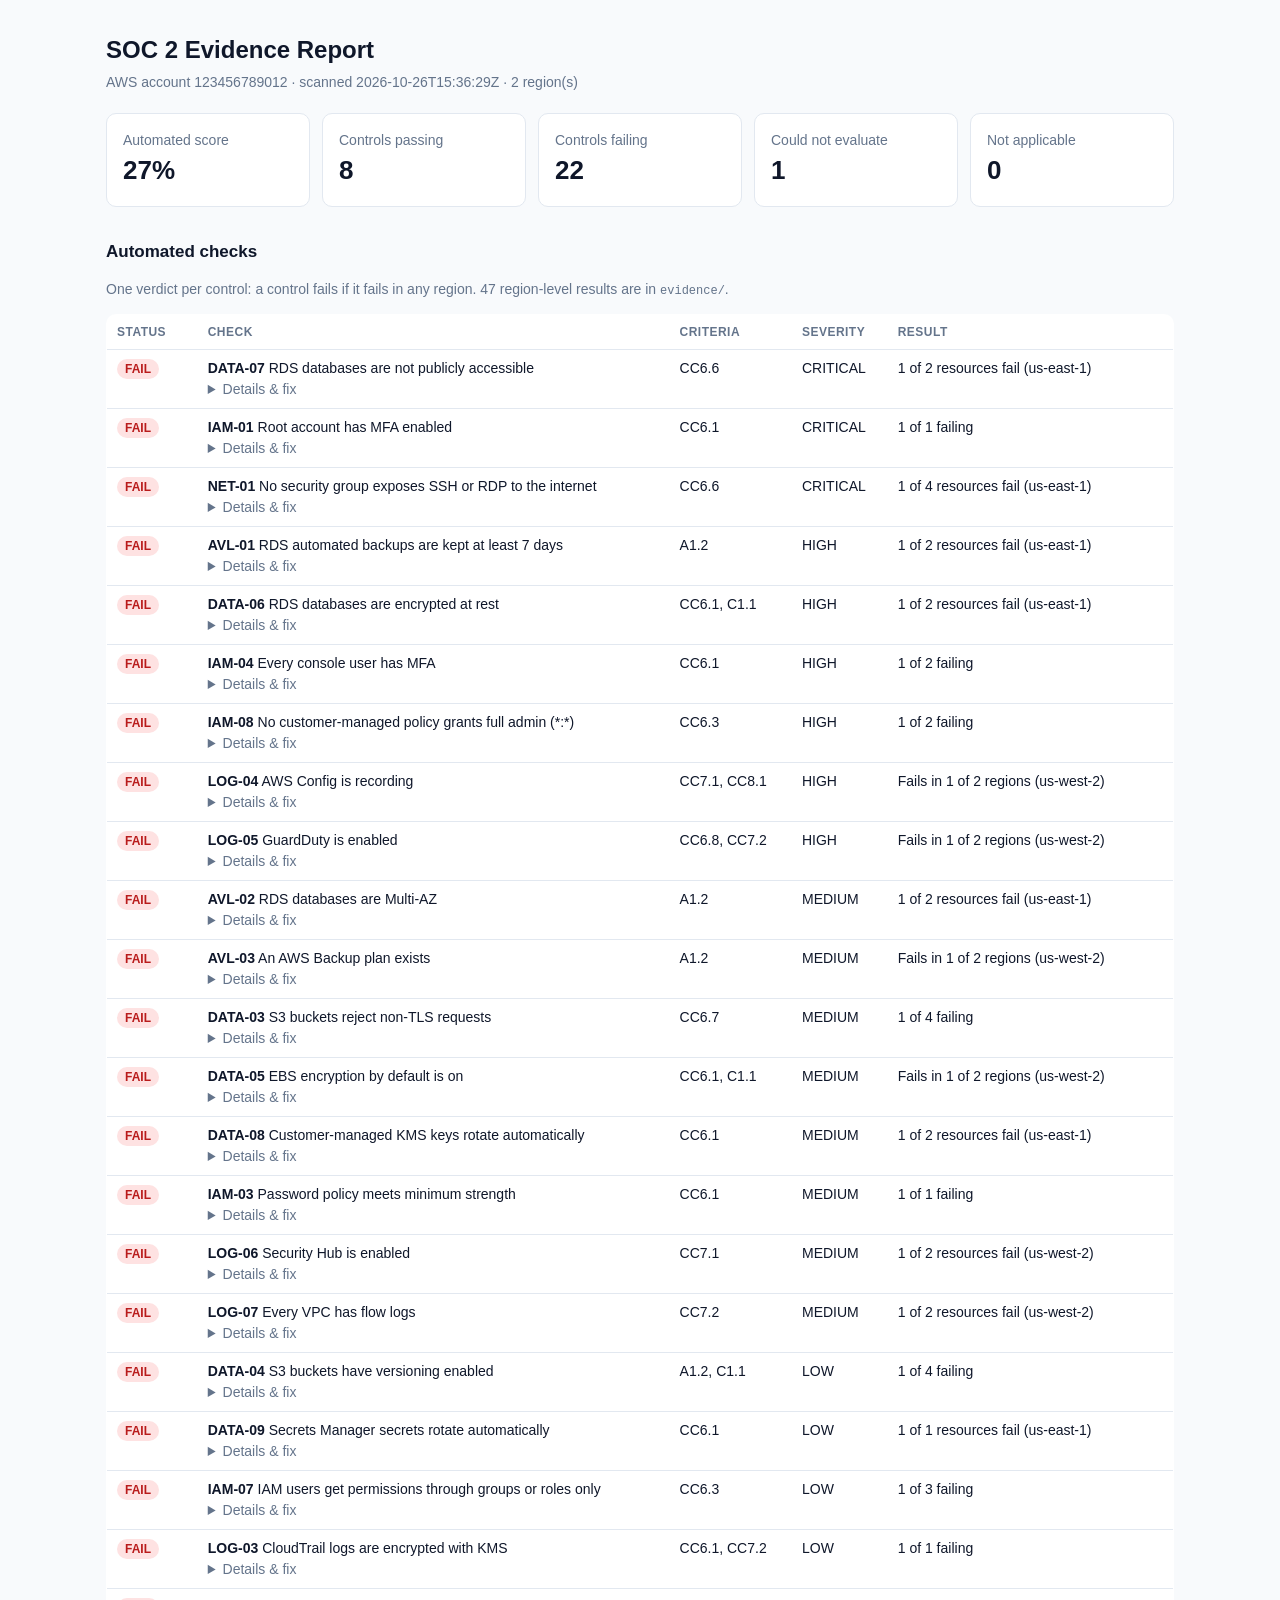
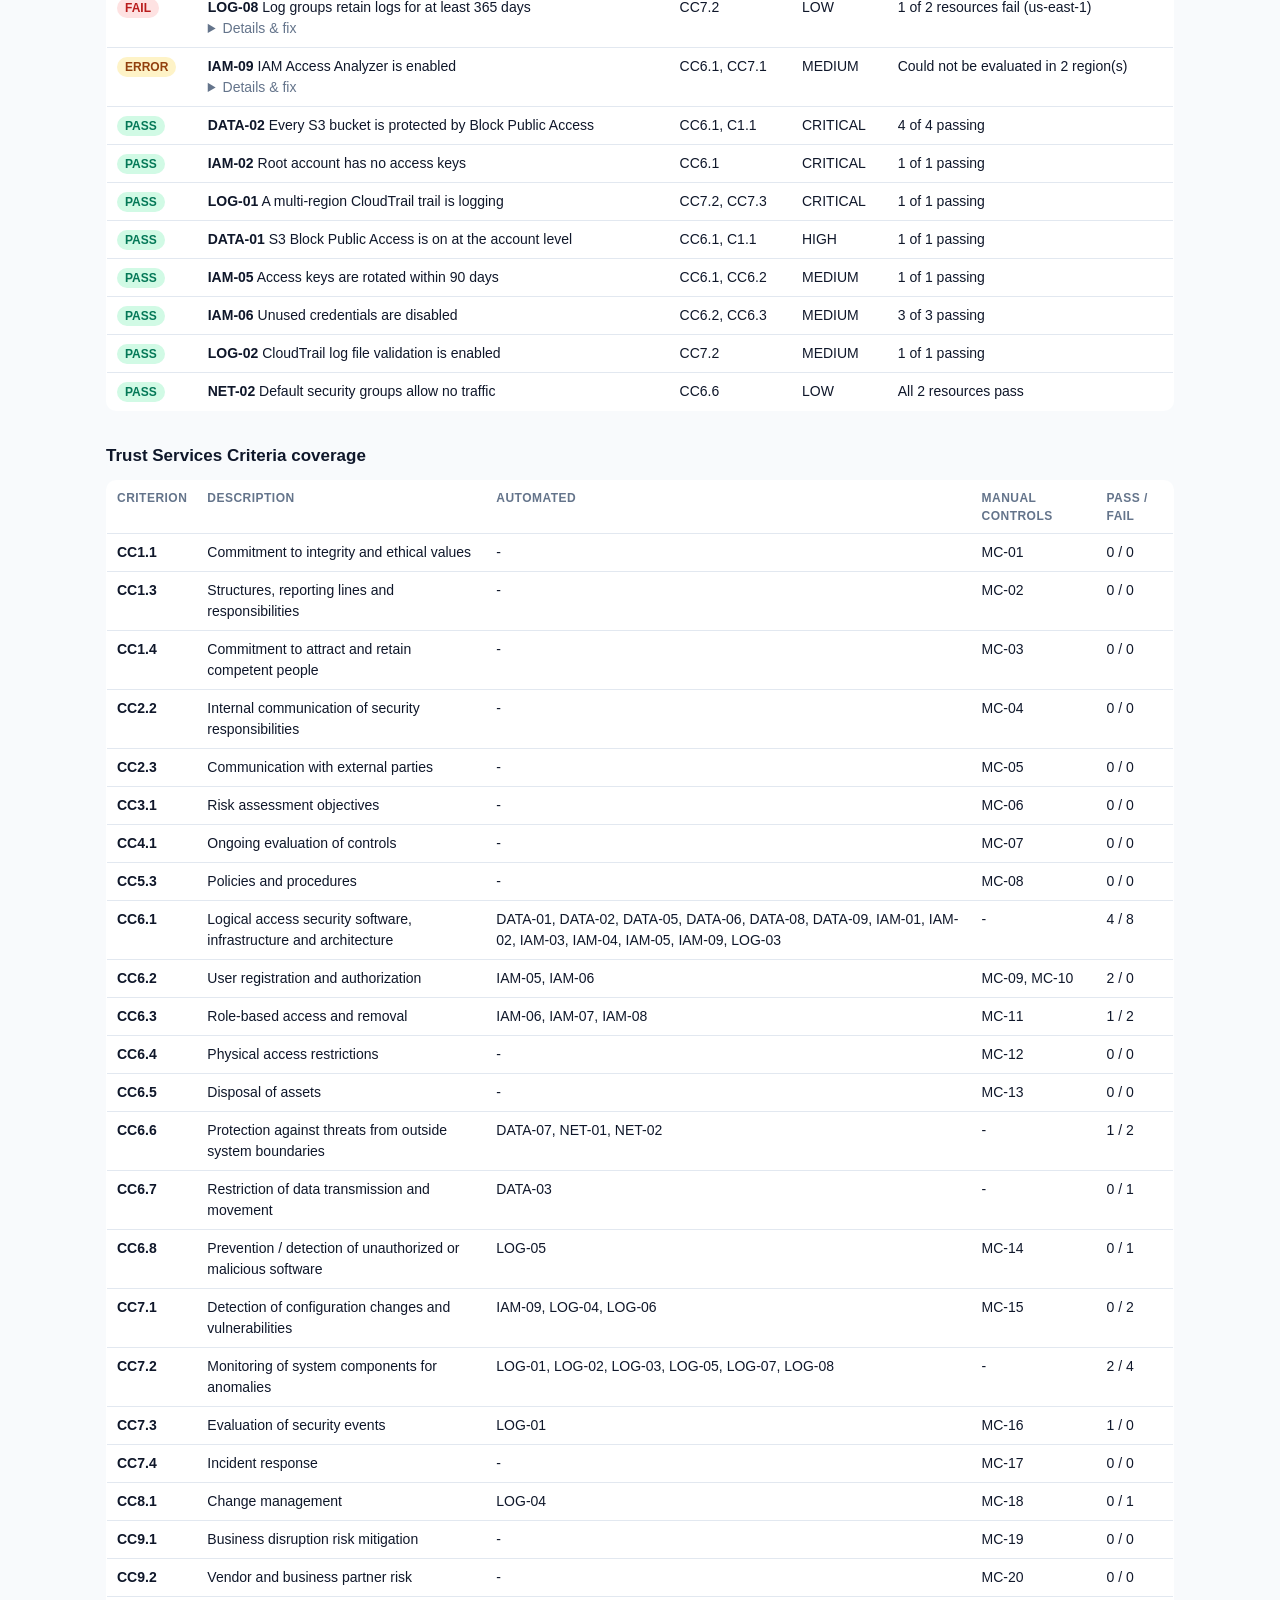
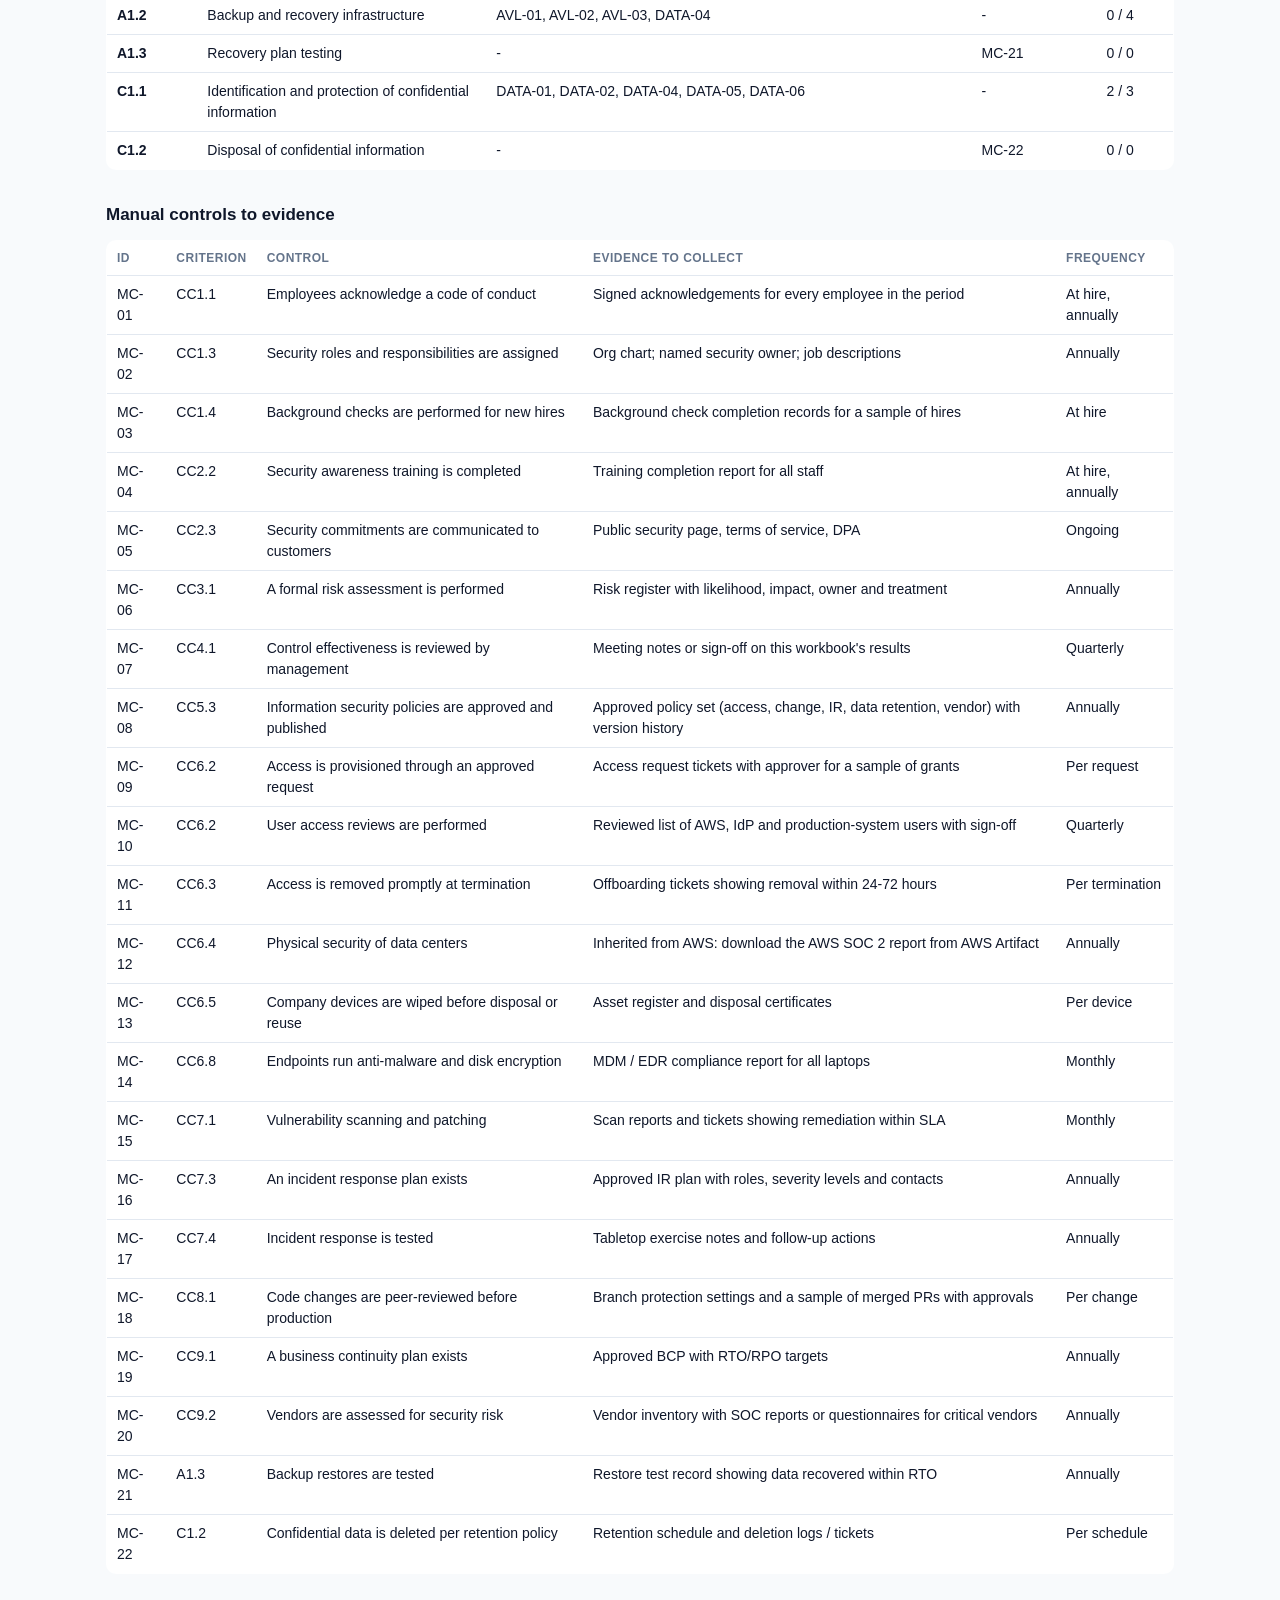
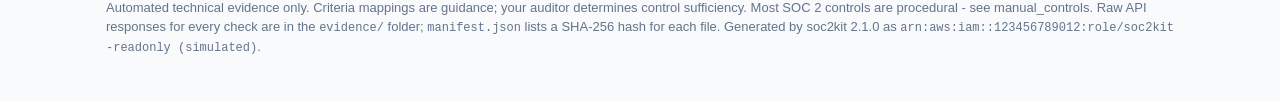
<file: judewakim/soc2-evidence-kit/sample/report.html>
<!doctype html>
<html lang="en">
<head>
<meta charset="utf-8">
<meta name="viewport" content="width=device-width, initial-scale=1">
<title>SOC 2 Evidence Report - 123456789012</title>
<style>
:root{--bg:#f8fafc;--card:#fff;--ink:#0f172a;--muted:#64748b;--line:#e2e8f0;
--pass:#047857;--pass-bg:#d1fae5;--fail:#b91c1c;--fail-bg:#fee2e2;--err:#92400e;--err-bg:#fef3c7;--na:#475569;--na-bg:#f1f5f9}
@media (prefers-color-scheme:dark){:root{--bg:#0b1120;--card:#111827;--ink:#e5e7eb;--muted:#94a3b8;--line:#1f2937;
--pass:#6ee7b7;--pass-bg:#064e3b;--fail:#fca5a5;--fail-bg:#7f1d1d;--err:#fcd34d;--err-bg:#78350f;--na:#cbd5e1;--na-bg:#1e293b}}
*{box-sizing:border-box}body{margin:0;background:var(--bg);color:var(--ink);font:14px/1.5 -apple-system,BlinkMacSystemFont,"Segoe UI",Roboto,sans-serif}
main{max-width:1100px;margin:0 auto;padding:32px 16px}
h1{font-size:24px;margin:0 0 4px}h2{font-size:17px;margin:32px 0 12px}
.muted{color:var(--muted)}.card{background:var(--card);border:1px solid var(--line);border-radius:10px;padding:16px}
.grid{display:grid;grid-template-columns:repeat(auto-fit,minmax(140px,1fr));gap:12px;margin-top:20px}
.stat b{display:block;font-size:26px}
table{width:100%;border-collapse:collapse;background:var(--card);border:1px solid var(--line);border-radius:10px;overflow:hidden}
th,td{text-align:left;padding:8px 10px;border-bottom:1px solid var(--line);vertical-align:top}
th{font-size:12px;text-transform:uppercase;letter-spacing:.04em;color:var(--muted)}
.pill{display:inline-block;padding:1px 8px;border-radius:999px;font-size:12px;font-weight:600;white-space:nowrap}
.PASS{color:var(--pass);background:var(--pass-bg)}.FAIL{color:var(--fail);background:var(--fail-bg)}
.ERROR{color:var(--err);background:var(--err-bg)}.NA{color:var(--na);background:var(--na-bg)}
details summary{cursor:pointer;color:var(--muted)}ul{margin:6px 0;padding-left:18px}code{font-size:12px;word-break:break-all}
.note{font-size:13px;color:var(--muted);margin-top:24px}
.scroll{overflow-x:auto}
@media print{details{display:block}details>*{display:block}}
</style>
</head>
<body><main>
<h1>SOC 2 Evidence Report</h1>
<div class="muted">AWS account 123456789012 &middot; scanned 2026-10-26T15:36:29Z &middot; 2 region(s)</div>

<div class="grid">
  <div class="card stat"><span class="muted">Automated score</span><b>27%</b></div>
  <div class="card stat"><span class="muted">Controls passing</span><b>8</b></div>
  <div class="card stat"><span class="muted">Controls failing</span><b>22</b></div>
  <div class="card stat"><span class="muted">Could not evaluate</span><b>1</b></div>
  <div class="card stat"><span class="muted">Not applicable</span><b>0</b></div>
</div>

<h2>Automated checks</h2>
<p class="muted">One verdict per control: a control fails if it fails in any region. 47 region-level results are in <code>evidence/</code>.</p>
<div class="scroll"><table>
<thead><tr><th>Status</th><th>Check</th><th>Criteria</th><th>Severity</th><th>Result</th></tr></thead>
<tbody>

<tr>
<td><span class="pill FAIL">FAIL</span></td>
<td><b>DATA-07</b> RDS databases are not publicly accessible

<details><summary>Details &amp; fix</summary>

<ul><li><code>arn:aws:rds:us-east-1:123456789012:db:reporting-replica</code> (us-east-1) - Publicly accessible</li>
</ul>
<div><b>Fix:</b> Set PubliclyAccessible to false and place the instance in private subnets.</div>
<div class="muted">Evidence: <code>evidence/DATA-07__us-east-1.json</code> <code>evidence/DATA-07__us-west-2.json</code> </div>
</details>

</td>
<td>CC6.6</td><td>CRITICAL</td><td>1 of 2 resources fail (us-east-1)</td>
</tr>

<tr>
<td><span class="pill FAIL">FAIL</span></td>
<td><b>IAM-01</b> Root account has MFA enabled

<details><summary>Details &amp; fix</summary>

<ul><li><code>arn:aws:iam::123456789012:root</code> (global) - Root MFA is not enabled</li>
</ul>
<div><b>Fix:</b> Sign in as root and enable a hardware or virtual MFA device under Security credentials.</div>
<div class="muted">Evidence: <code>evidence/IAM-01.json</code> </div>
</details>

</td>
<td>CC6.1</td><td>CRITICAL</td><td>1 of 1 failing</td>
</tr>

<tr>
<td><span class="pill FAIL">FAIL</span></td>
<td><b>NET-01</b> No security group exposes SSH or RDP to the internet

<details><summary>Details &amp; fix</summary>

<ul><li><code>sg-6849222529ab1c680 (bastion)</code> (us-east-1) - Open to internet: SSH (22) (not attached to anything, safe to delete)</li>
</ul>
<div><b>Fix:</b> Remove the open rule; use SSM Session Manager or a VPN / bastion with a narrow source range. Groups not attached to anything can simply be deleted.</div>
<div class="muted">Evidence: <code>evidence/NET-01__us-east-1.json</code> <code>evidence/NET-01__us-west-2.json</code> </div>
</details>

</td>
<td>CC6.6</td><td>CRITICAL</td><td>1 of 4 resources fail (us-east-1)</td>
</tr>

<tr>
<td><span class="pill FAIL">FAIL</span></td>
<td><b>AVL-01</b> RDS automated backups are kept at least 7 days

<details><summary>Details &amp; fix</summary>

<ul><li><code>arn:aws:rds:us-east-1:123456789012:db:reporting-replica</code> (us-east-1) - 1 day retention</li>
</ul>
<div><b>Fix:</b> Set BackupRetentionPeriod to 7 or more.</div>
<div class="muted">Evidence: <code>evidence/AVL-01__us-east-1.json</code> <code>evidence/AVL-01__us-west-2.json</code> </div>
</details>

</td>
<td>A1.2</td><td>HIGH</td><td>1 of 2 resources fail (us-east-1)</td>
</tr>

<tr>
<td><span class="pill FAIL">FAIL</span></td>
<td><b>DATA-06</b> RDS databases are encrypted at rest

<details><summary>Details &amp; fix</summary>

<ul><li><code>arn:aws:rds:us-east-1:123456789012:db:reporting-replica</code> (us-east-1) - Not encrypted</li>
</ul>
<div><b>Fix:</b> Encryption can&#39;t be turned on in place: snapshot, copy the snapshot with encryption, restore.</div>
<div class="muted">Evidence: <code>evidence/DATA-06__us-east-1.json</code> <code>evidence/DATA-06__us-west-2.json</code> </div>
</details>

</td>
<td>CC6.1, C1.1</td><td>HIGH</td><td>1 of 2 resources fail (us-east-1)</td>
</tr>

<tr>
<td><span class="pill FAIL">FAIL</span></td>
<td><b>IAM-04</b> Every console user has MFA

<details><summary>Details &amp; fix</summary>

<ul><li><code>arn:aws:iam::123456789012:user/mark.chen</code> (global) - Console password without MFA</li>
</ul>
<div><b>Fix:</b> Enable MFA for each listed user, or remove their console password and use IAM Identity Center.</div>
<div class="muted">Evidence: <code>evidence/IAM-04.json</code> </div>
</details>

</td>
<td>CC6.1</td><td>HIGH</td><td>1 of 2 failing</td>
</tr>

<tr>
<td><span class="pill FAIL">FAIL</span></td>
<td><b>IAM-08</b> No customer-managed policy grants full admin (*:*)

<details><summary>Details &amp; fix</summary>

<ul><li><code>arn:aws:iam::123456789012:policy/legacy-admin</code> (global) - Allows *:*</li>
</ul>
<div><b>Fix:</b> Replace &#39;*:*&#39; with the specific actions and resources the principal needs.</div>
<div class="muted">Evidence: <code>evidence/IAM-08.json</code> </div>
</details>

</td>
<td>CC6.3</td><td>HIGH</td><td>1 of 2 failing</td>
</tr>

<tr>
<td><span class="pill FAIL">FAIL</span></td>
<td><b>LOG-04</b> AWS Config is recording

<details><summary>Details &amp; fix</summary>

<ul><li><code>us-west-2</code> (us-west-2) - No recorder</li>
</ul>
<div><b>Fix:</b> Enable AWS Config in this region, recording all resource types.</div>
<div class="muted">Evidence: <code>evidence/LOG-04__us-east-1.json</code> <code>evidence/LOG-04__us-west-2.json</code> </div>
</details>

</td>
<td>CC7.1, CC8.1</td><td>HIGH</td><td>Fails in 1 of 2 regions (us-west-2)</td>
</tr>

<tr>
<td><span class="pill FAIL">FAIL</span></td>
<td><b>LOG-05</b> GuardDuty is enabled

<details><summary>Details &amp; fix</summary>

<ul><li><code>us-west-2</code> (us-west-2) - No enabled detector</li>
</ul>
<div><b>Fix:</b> Enable GuardDuty in this region (ideally org-wide with a delegated admin).</div>
<div class="muted">Evidence: <code>evidence/LOG-05__us-east-1.json</code> <code>evidence/LOG-05__us-west-2.json</code> </div>
</details>

</td>
<td>CC6.8, CC7.2</td><td>HIGH</td><td>Fails in 1 of 2 regions (us-west-2)</td>
</tr>

<tr>
<td><span class="pill FAIL">FAIL</span></td>
<td><b>AVL-02</b> RDS databases are Multi-AZ

<details><summary>Details &amp; fix</summary>

<ul><li><code>arn:aws:rds:us-east-1:123456789012:db:reporting-replica</code> (us-east-1) - Single-AZ</li>
</ul>
<div><b>Fix:</b> Modify the instance to enable Multi-AZ (dev/test databases can be accepted as a documented exception).</div>
<div class="muted">Evidence: <code>evidence/AVL-02__us-east-1.json</code> <code>evidence/AVL-02__us-west-2.json</code> </div>
</details>

</td>
<td>A1.2</td><td>MEDIUM</td><td>1 of 2 resources fail (us-east-1)</td>
</tr>

<tr>
<td><span class="pill FAIL">FAIL</span></td>
<td><b>AVL-03</b> An AWS Backup plan exists

<details><summary>Details &amp; fix</summary>

<ul><li><code>us-west-2</code> (us-west-2) - No backup plans</li>
</ul>
<div><b>Fix:</b> Create an AWS Backup plan covering production resources in this region.</div>
<div class="muted">Evidence: <code>evidence/AVL-03__us-east-1.json</code> <code>evidence/AVL-03__us-west-2.json</code> </div>
</details>

</td>
<td>A1.2</td><td>MEDIUM</td><td>Fails in 1 of 2 regions (us-west-2)</td>
</tr>

<tr>
<td><span class="pill FAIL">FAIL</span></td>
<td><b>DATA-03</b> S3 buckets reject non-TLS requests

<details><summary>Details &amp; fix</summary>

<ul><li><code>arn:aws:s3:::northwind-app-logs</code> (global) - No SecureTransport deny</li>
</ul>
<div><b>Fix:</b> Add a Deny statement for &#34;s3:*&#34; with Condition {&#34;Bool&#34;: {&#34;aws:SecureTransport&#34;: &#34;false&#34;}}.</div>
<div class="muted">Evidence: <code>evidence/DATA-03.json</code> </div>
</details>

</td>
<td>CC6.7</td><td>MEDIUM</td><td>1 of 4 failing</td>
</tr>

<tr>
<td><span class="pill FAIL">FAIL</span></td>
<td><b>DATA-05</b> EBS encryption by default is on

<details><summary>Details &amp; fix</summary>

<ul><li><code>us-west-2</code> (us-west-2) - Off</li>
</ul>
<div><b>Fix:</b> Enable EBS encryption by default in this region.</div>
<div class="muted">Evidence: <code>evidence/DATA-05__us-east-1.json</code> <code>evidence/DATA-05__us-west-2.json</code> </div>
</details>

</td>
<td>CC6.1, C1.1</td><td>MEDIUM</td><td>Fails in 1 of 2 regions (us-west-2)</td>
</tr>

<tr>
<td><span class="pill FAIL">FAIL</span></td>
<td><b>DATA-08</b> Customer-managed KMS keys rotate automatically

<details><summary>Details &amp; fix</summary>

<ul><li><code>arn:aws:kms:us-east-1:123456789012:key/c14e29de-6356-4a5e-aafc-4fbd388bbb1f</code> (us-east-1) - Rotation off</li>
</ul>
<div><b>Fix:</b> Enable automatic key rotation on the key.</div>
<div class="muted">Evidence: <code>evidence/DATA-08__us-east-1.json</code> <code>evidence/DATA-08__us-west-2.json</code> </div>
</details>

</td>
<td>CC6.1</td><td>MEDIUM</td><td>1 of 2 resources fail (us-east-1)</td>
</tr>

<tr>
<td><span class="pill FAIL">FAIL</span></td>
<td><b>IAM-03</b> Password policy meets minimum strength

<details><summary>Details &amp; fix</summary>

<ul><li><code>arn:aws:iam::123456789012:root</code> (global) - minimum length 8 &lt; 14; RequireSymbols is off; reuse prevention 0 &lt; 24</li>
</ul>
<div><b>Fix:</b> Set an account password policy: minimum length 14, require upper/lower/number/symbol, prevent reuse of 24.</div>
<div class="muted">Evidence: <code>evidence/IAM-03.json</code> </div>
</details>

</td>
<td>CC6.1</td><td>MEDIUM</td><td>1 of 1 failing</td>
</tr>

<tr>
<td><span class="pill FAIL">FAIL</span></td>
<td><b>LOG-06</b> Security Hub is enabled

<details><summary>Details &amp; fix</summary>

<ul><li><code>us-west-2</code> (us-west-2) - Not enabled</li>
</ul>
<div><b>Fix:</b> Enable Security Hub with the AWS Foundational Security Best Practices standard.</div>
<div class="muted">Evidence: <code>evidence/LOG-06__us-east-1.json</code> <code>evidence/LOG-06__us-west-2.json</code> </div>
</details>

</td>
<td>CC7.1</td><td>MEDIUM</td><td>1 of 2 resources fail (us-west-2)</td>
</tr>

<tr>
<td><span class="pill FAIL">FAIL</span></td>
<td><b>LOG-07</b> Every VPC has flow logs

<details><summary>Details &amp; fix</summary>

<ul><li><code>vpc-f1b8fce8c8b7057a1</code> (us-west-2) - No active flow log</li>
</ul>
<div><b>Fix:</b> Enable VPC flow logs (at least REJECT traffic) to CloudWatch Logs or S3.</div>
<div class="muted">Evidence: <code>evidence/LOG-07__us-east-1.json</code> <code>evidence/LOG-07__us-west-2.json</code> </div>
</details>

</td>
<td>CC7.2</td><td>MEDIUM</td><td>1 of 2 resources fail (us-west-2)</td>
</tr>

<tr>
<td><span class="pill FAIL">FAIL</span></td>
<td><b>DATA-04</b> S3 buckets have versioning enabled

<details><summary>Details &amp; fix</summary>

<ul><li><code>arn:aws:s3:::northwind-web-assets</code> (global) - Versioning Disabled</li>
</ul>
<div><b>Fix:</b> Enable versioning (and a lifecycle rule to expire old versions to control cost).</div>
<div class="muted">Evidence: <code>evidence/DATA-04.json</code> </div>
</details>

</td>
<td>A1.2, C1.1</td><td>LOW</td><td>1 of 4 failing</td>
</tr>

<tr>
<td><span class="pill FAIL">FAIL</span></td>
<td><b>DATA-09</b> Secrets Manager secrets rotate automatically

<details><summary>Details &amp; fix</summary>

<ul><li><code>arn:aws:secretsmanager:us-east-1:123456789012:secret:prod/patients-db-tkjfqW</code> (us-east-1) - Rotation off</li>
</ul>
<div><b>Fix:</b> Configure a rotation Lambda and schedule for the secret.</div>
<div class="muted">Evidence: <code>evidence/DATA-09__us-east-1.json</code> <code>evidence/DATA-09__us-west-2.json</code> </div>
</details>

</td>
<td>CC6.1</td><td>LOW</td><td>1 of 1 resources fail (us-east-1)</td>
</tr>

<tr>
<td><span class="pill FAIL">FAIL</span></td>
<td><b>IAM-07</b> IAM users get permissions through groups or roles only

<details><summary>Details &amp; fix</summary>

<ul><li><code>arn:aws:iam::123456789012:user/ci-deploy-bot</code> (global) - 1 policies attached directly</li>
</ul>
<div><b>Fix:</b> Move the user&#39;s policies onto a group or role and detach them from the user.</div>
<div class="muted">Evidence: <code>evidence/IAM-07.json</code> </div>
</details>

</td>
<td>CC6.3</td><td>LOW</td><td>1 of 3 failing</td>
</tr>

<tr>
<td><span class="pill FAIL">FAIL</span></td>
<td><b>LOG-03</b> CloudTrail logs are encrypted with KMS

<details><summary>Details &amp; fix</summary>

<ul><li><code>arn:aws:cloudtrail:us-east-1:123456789012:trail/northwind-org-trail</code> (global) - No KMS key</li>
</ul>
<div><b>Fix:</b> Configure SSE-KMS on the trail with a dedicated customer-managed key.</div>
<div class="muted">Evidence: <code>evidence/LOG-03.json</code> </div>
</details>

</td>
<td>CC6.1, CC7.2</td><td>LOW</td><td>1 of 1 failing</td>
</tr>

<tr>
<td><span class="pill FAIL">FAIL</span></td>
<td><b>LOG-08</b> Log groups retain logs for at least 365 days

<details><summary>Details &amp; fix</summary>

<ul><li><code>/aws/lambda/report-export</code> (us-east-1) - 30 days</li>
</ul>
<div><b>Fix:</b> Set retention to 365+ days (or &#39;never expire&#39;) on each log group.</div>
<div class="muted">Evidence: <code>evidence/LOG-08__us-east-1.json</code> <code>evidence/LOG-08__us-west-2.json</code> </div>
</details>

</td>
<td>CC7.2</td><td>LOW</td><td>1 of 2 resources fail (us-east-1)</td>
</tr>

<tr>
<td><span class="pill ERROR">ERROR</span></td>
<td><b>IAM-09</b> IAM Access Analyzer is enabled

<details><summary>Details &amp; fix</summary>
<div><code>us-east-1: The AWS simulator used for this sample does not support this API.</code></div><div><code>us-west-2: The AWS simulator used for this sample does not support this API.</code></div>
<ul>
</ul>
<div><b>Fix:</b> Create an account- or organization-level analyzer in this region.</div>
<div class="muted">Evidence: <code>evidence/IAM-09__us-east-1.json</code> <code>evidence/IAM-09__us-west-2.json</code> </div>
</details>

</td>
<td>CC6.1, CC7.1</td><td>MEDIUM</td><td>Could not be evaluated in 2 region(s)</td>
</tr>

<tr>
<td><span class="pill PASS">PASS</span></td>
<td><b>DATA-02</b> Every S3 bucket is protected by Block Public Access

</td>
<td>CC6.1, C1.1</td><td>CRITICAL</td><td>4 of 4 passing</td>
</tr>

<tr>
<td><span class="pill PASS">PASS</span></td>
<td><b>IAM-02</b> Root account has no access keys

</td>
<td>CC6.1</td><td>CRITICAL</td><td>1 of 1 passing</td>
</tr>

<tr>
<td><span class="pill PASS">PASS</span></td>
<td><b>LOG-01</b> A multi-region CloudTrail trail is logging

</td>
<td>CC7.2, CC7.3</td><td>CRITICAL</td><td>1 of 1 passing</td>
</tr>

<tr>
<td><span class="pill PASS">PASS</span></td>
<td><b>DATA-01</b> S3 Block Public Access is on at the account level

</td>
<td>CC6.1, C1.1</td><td>HIGH</td><td>1 of 1 passing</td>
</tr>

<tr>
<td><span class="pill PASS">PASS</span></td>
<td><b>IAM-05</b> Access keys are rotated within 90 days

</td>
<td>CC6.1, CC6.2</td><td>MEDIUM</td><td>1 of 1 passing</td>
</tr>

<tr>
<td><span class="pill PASS">PASS</span></td>
<td><b>IAM-06</b> Unused credentials are disabled

</td>
<td>CC6.2, CC6.3</td><td>MEDIUM</td><td>3 of 3 passing</td>
</tr>

<tr>
<td><span class="pill PASS">PASS</span></td>
<td><b>LOG-02</b> CloudTrail log file validation is enabled

</td>
<td>CC7.2</td><td>MEDIUM</td><td>1 of 1 passing</td>
</tr>

<tr>
<td><span class="pill PASS">PASS</span></td>
<td><b>NET-02</b> Default security groups allow no traffic

</td>
<td>CC6.6</td><td>LOW</td><td>All 2 resources pass</td>
</tr>

</tbody></table></div>

<h2>Trust Services Criteria coverage</h2>
<div class="scroll"><table>
<thead><tr><th>Criterion</th><th>Description</th><th>Automated</th><th>Manual controls</th><th>Pass / Fail</th></tr></thead>
<tbody>

<tr><td><b>CC1.1</b></td><td>Commitment to integrity and ethical values</td><td>-</td>
<td>MC-01</td><td>0 / 0</td></tr>

<tr><td><b>CC1.3</b></td><td>Structures, reporting lines and responsibilities</td><td>-</td>
<td>MC-02</td><td>0 / 0</td></tr>

<tr><td><b>CC1.4</b></td><td>Commitment to attract and retain competent people</td><td>-</td>
<td>MC-03</td><td>0 / 0</td></tr>

<tr><td><b>CC2.2</b></td><td>Internal communication of security responsibilities</td><td>-</td>
<td>MC-04</td><td>0 / 0</td></tr>

<tr><td><b>CC2.3</b></td><td>Communication with external parties</td><td>-</td>
<td>MC-05</td><td>0 / 0</td></tr>

<tr><td><b>CC3.1</b></td><td>Risk assessment objectives</td><td>-</td>
<td>MC-06</td><td>0 / 0</td></tr>

<tr><td><b>CC4.1</b></td><td>Ongoing evaluation of controls</td><td>-</td>
<td>MC-07</td><td>0 / 0</td></tr>

<tr><td><b>CC5.3</b></td><td>Policies and procedures</td><td>-</td>
<td>MC-08</td><td>0 / 0</td></tr>

<tr><td><b>CC6.1</b></td><td>Logical access security software, infrastructure and architecture</td><td>DATA-01, DATA-02, DATA-05, DATA-06, DATA-08, DATA-09, IAM-01, IAM-02, IAM-03, IAM-04, IAM-05, IAM-09, LOG-03</td>
<td>-</td><td>4 / 8</td></tr>

<tr><td><b>CC6.2</b></td><td>User registration and authorization</td><td>IAM-05, IAM-06</td>
<td>MC-09, MC-10</td><td>2 / 0</td></tr>

<tr><td><b>CC6.3</b></td><td>Role-based access and removal</td><td>IAM-06, IAM-07, IAM-08</td>
<td>MC-11</td><td>1 / 2</td></tr>

<tr><td><b>CC6.4</b></td><td>Physical access restrictions</td><td>-</td>
<td>MC-12</td><td>0 / 0</td></tr>

<tr><td><b>CC6.5</b></td><td>Disposal of assets</td><td>-</td>
<td>MC-13</td><td>0 / 0</td></tr>

<tr><td><b>CC6.6</b></td><td>Protection against threats from outside system boundaries</td><td>DATA-07, NET-01, NET-02</td>
<td>-</td><td>1 / 2</td></tr>

<tr><td><b>CC6.7</b></td><td>Restriction of data transmission and movement</td><td>DATA-03</td>
<td>-</td><td>0 / 1</td></tr>

<tr><td><b>CC6.8</b></td><td>Prevention / detection of unauthorized or malicious software</td><td>LOG-05</td>
<td>MC-14</td><td>0 / 1</td></tr>

<tr><td><b>CC7.1</b></td><td>Detection of configuration changes and vulnerabilities</td><td>IAM-09, LOG-04, LOG-06</td>
<td>MC-15</td><td>0 / 2</td></tr>

<tr><td><b>CC7.2</b></td><td>Monitoring of system components for anomalies</td><td>LOG-01, LOG-02, LOG-03, LOG-05, LOG-07, LOG-08</td>
<td>-</td><td>2 / 4</td></tr>

<tr><td><b>CC7.3</b></td><td>Evaluation of security events</td><td>LOG-01</td>
<td>MC-16</td><td>1 / 0</td></tr>

<tr><td><b>CC7.4</b></td><td>Incident response</td><td>-</td>
<td>MC-17</td><td>0 / 0</td></tr>

<tr><td><b>CC8.1</b></td><td>Change management</td><td>LOG-04</td>
<td>MC-18</td><td>0 / 1</td></tr>

<tr><td><b>CC9.1</b></td><td>Business disruption risk mitigation</td><td>-</td>
<td>MC-19</td><td>0 / 0</td></tr>

<tr><td><b>CC9.2</b></td><td>Vendor and business partner risk</td><td>-</td>
<td>MC-20</td><td>0 / 0</td></tr>

<tr><td><b>A1.2</b></td><td>Backup and recovery infrastructure</td><td>AVL-01, AVL-02, AVL-03, DATA-04</td>
<td>-</td><td>0 / 4</td></tr>

<tr><td><b>A1.3</b></td><td>Recovery plan testing</td><td>-</td>
<td>MC-21</td><td>0 / 0</td></tr>

<tr><td><b>C1.1</b></td><td>Identification and protection of confidential information</td><td>DATA-01, DATA-02, DATA-04, DATA-05, DATA-06</td>
<td>-</td><td>2 / 3</td></tr>

<tr><td><b>C1.2</b></td><td>Disposal of confidential information</td><td>-</td>
<td>MC-22</td><td>0 / 0</td></tr>

</tbody></table></div>

<h2>Manual controls to evidence</h2>
<div class="scroll"><table>
<thead><tr><th>ID</th><th>Criterion</th><th>Control</th><th>Evidence to collect</th><th>Frequency</th></tr></thead>
<tbody>

<tr><td>MC-01</td><td>CC1.1</td><td>Employees acknowledge a code of conduct</td><td>Signed acknowledgements for every employee in the period</td><td>At hire, annually</td></tr>

<tr><td>MC-02</td><td>CC1.3</td><td>Security roles and responsibilities are assigned</td><td>Org chart; named security owner; job descriptions</td><td>Annually</td></tr>

<tr><td>MC-03</td><td>CC1.4</td><td>Background checks are performed for new hires</td><td>Background check completion records for a sample of hires</td><td>At hire</td></tr>

<tr><td>MC-04</td><td>CC2.2</td><td>Security awareness training is completed</td><td>Training completion report for all staff</td><td>At hire, annually</td></tr>

<tr><td>MC-05</td><td>CC2.3</td><td>Security commitments are communicated to customers</td><td>Public security page, terms of service, DPA</td><td>Ongoing</td></tr>

<tr><td>MC-06</td><td>CC3.1</td><td>A formal risk assessment is performed</td><td>Risk register with likelihood, impact, owner and treatment</td><td>Annually</td></tr>

<tr><td>MC-07</td><td>CC4.1</td><td>Control effectiveness is reviewed by management</td><td>Meeting notes or sign-off on this workbook&#39;s results</td><td>Quarterly</td></tr>

<tr><td>MC-08</td><td>CC5.3</td><td>Information security policies are approved and published</td><td>Approved policy set (access, change, IR, data retention, vendor) with version history</td><td>Annually</td></tr>

<tr><td>MC-09</td><td>CC6.2</td><td>Access is provisioned through an approved request</td><td>Access request tickets with approver for a sample of grants</td><td>Per request</td></tr>

<tr><td>MC-10</td><td>CC6.2</td><td>User access reviews are performed</td><td>Reviewed list of AWS, IdP and production-system users with sign-off</td><td>Quarterly</td></tr>

<tr><td>MC-11</td><td>CC6.3</td><td>Access is removed promptly at termination</td><td>Offboarding tickets showing removal within 24-72 hours</td><td>Per termination</td></tr>

<tr><td>MC-12</td><td>CC6.4</td><td>Physical security of data centers</td><td>Inherited from AWS: download the AWS SOC 2 report from AWS Artifact</td><td>Annually</td></tr>

<tr><td>MC-13</td><td>CC6.5</td><td>Company devices are wiped before disposal or reuse</td><td>Asset register and disposal certificates</td><td>Per device</td></tr>

<tr><td>MC-14</td><td>CC6.8</td><td>Endpoints run anti-malware and disk encryption</td><td>MDM / EDR compliance report for all laptops</td><td>Monthly</td></tr>

<tr><td>MC-15</td><td>CC7.1</td><td>Vulnerability scanning and patching</td><td>Scan reports and tickets showing remediation within SLA</td><td>Monthly</td></tr>

<tr><td>MC-16</td><td>CC7.3</td><td>An incident response plan exists</td><td>Approved IR plan with roles, severity levels and contacts</td><td>Annually</td></tr>

<tr><td>MC-17</td><td>CC7.4</td><td>Incident response is tested</td><td>Tabletop exercise notes and follow-up actions</td><td>Annually</td></tr>

<tr><td>MC-18</td><td>CC8.1</td><td>Code changes are peer-reviewed before production</td><td>Branch protection settings and a sample of merged PRs with approvals</td><td>Per change</td></tr>

<tr><td>MC-19</td><td>CC9.1</td><td>A business continuity plan exists</td><td>Approved BCP with RTO/RPO targets</td><td>Annually</td></tr>

<tr><td>MC-20</td><td>CC9.2</td><td>Vendors are assessed for security risk</td><td>Vendor inventory with SOC reports or questionnaires for critical vendors</td><td>Annually</td></tr>

<tr><td>MC-21</td><td>A1.3</td><td>Backup restores are tested</td><td>Restore test record showing data recovered within RTO</td><td>Annually</td></tr>

<tr><td>MC-22</td><td>C1.2</td><td>Confidential data is deleted per retention policy</td><td>Retention schedule and deletion logs / tickets</td><td>Per schedule</td></tr>

</tbody></table></div>

<p class="note">Automated technical evidence only. Criteria mappings are guidance; your auditor determines control sufficiency. Most SOC 2 controls are procedural - see manual_controls. Raw API responses for every check are in the <code>evidence/</code> folder;
<code>manifest.json</code> lists a SHA-256 hash for each file. Generated by soc2kit 2.1.0
as <code>arn:aws:iam::123456789012:role/soc2kit-readonly (simulated)</code>.</p>
</main></body></html>
</file>
<file: styles.v5.css>
/* ==========================================================================
   WakimWorks LLC — "Paper"
   One ground, one typeface, hairlines and space doing the work.
   Versioned filename: the deploy pipeline never invalidates CloudFront, so a
   new name is the only guarantee of a fresh fetch. Bump it on every change.
   ========================================================================== */

:root{
  --paper:  #FAF8F4;
  --ink:    #1A1A18;
  --muted:  rgba(26,26,24,.60);
  --faint:  rgba(26,26,24,.42);
  --rule:   rgba(26,26,24,.11);
  --rule-2: rgba(26,26,24,.20);

  --font: "Inter Tight", -apple-system, BlinkMacSystemFont, "Segoe UI", Roboto, sans-serif;

  --pad: clamp(1.25rem, 4.4vw, 3.5rem);
  --maxw: 82rem;

  --t-eyebrow: 11.5px;
  --t-small:   13.5px;
  --t-body:    clamp(1rem, .97rem + .16vw, 1.09rem);
  --t-lede:    clamp(1.05rem, .99rem + .3vw, 1.19rem);
  --t-h2:      clamp(1.7rem, 1.35rem + 1.6vw, 2.9rem);
  --t-h1:      clamp(2.5rem, 1.5rem + 4.6vw, 4.75rem);
}

*,*::before,*::after{ box-sizing:border-box; }
html{ -webkit-text-size-adjust:100%; scroll-behavior:smooth; }
body{
  margin:0;
  background:var(--paper);
  color:var(--ink);
  font-family:var(--font);
  font-size:var(--t-body);
  line-height:1.6;
  -webkit-font-smoothing:antialiased;
  -moz-osx-font-smoothing:grayscale;
  overflow-x:hidden;
}
h1,h2,h3,p,figure{ margin:0; }
img{ max-width:100%; height:auto; display:block; }
a{ color:inherit; }
button{ font:inherit; color:inherit; }

:focus-visible{ outline:2px solid var(--ink); outline-offset:3px; border-radius:2px; }

.skip-link{
  position:absolute; left:var(--pad); top:-4rem; z-index:100;
  background:var(--ink); color:var(--paper);
  padding:.6rem 1rem; border-radius:4px; font-size:var(--t-small);
}
.skip-link:focus{ top:1rem; }

.wrap{ width:100%; max-width:var(--maxw); margin-inline:auto; padding-inline:var(--pad); }

/* --- shared type -------------------------------------------------------- */
.eyebrow{
  font-size:var(--t-eyebrow);
  letter-spacing:.14em;
  text-transform:uppercase;
  font-weight:500;
  color:var(--faint);
}
.h1{
  font-size:var(--t-h1);
  line-height:1.02;
  letter-spacing:-.036em;
  font-weight:500;
  max-width:15ch;
  text-wrap:balance;
}
.h2{
  font-size:var(--t-h2);
  line-height:1.08;
  letter-spacing:-.028em;
  font-weight:500;
  max-width:20ch;
  text-wrap:balance;
}
.lede{ font-size:var(--t-lede); line-height:1.55; color:var(--muted); max-width:46ch; text-wrap:pretty; }
.copy{ color:var(--muted); max-width:58ch; text-wrap:pretty; }
.copy + .copy{ margin-top:1.1em; }
.copy strong{ color:var(--ink); font-weight:500; }

.link{
  text-decoration:underline;
  text-decoration-thickness:1px;
  text-underline-offset:.22em;
  text-decoration-color:var(--rule-2);
  transition:text-decoration-color .2s ease;
}
.link:hover{ text-decoration-color:var(--ink); }

.btn{
  display:inline-flex; align-items:center; gap:.5rem;
  font-size:var(--t-small); font-weight:500;
  padding:.85rem 1.45rem;
  border:1px solid transparent; border-radius:6px;
  text-decoration:none; cursor:pointer; white-space:nowrap;
  transition:background-color .2s ease, border-color .2s ease, color .2s ease;
}
.btn--solid{ background:var(--ink); color:var(--paper); }
.btn--solid:hover{ background:#000; }
.btn--ghost{ border-color:var(--rule-2); color:var(--ink); }
.btn--ghost:hover{ border-color:var(--ink); }

/* --- nav ---------------------------------------------------------------- */
.nav{
  position:fixed; inset:0 0 auto 0; z-index:50;
  background:transparent;
  border-bottom:1px solid transparent;
  transition:background-color .25s ease, border-color .25s ease;
}
.nav.is-stuck{ background:var(--paper); border-bottom-color:var(--rule); }
.nav__inner{ display:flex; align-items:center; justify-content:space-between; gap:1.5rem; min-height:72px; }
.nav__brand{ display:flex; align-items:center; gap:.6rem; text-decoration:none; font-weight:600; letter-spacing:-.012em; font-size:15px; }
.nav__brand img{ width:24px; height:24px; object-fit:contain; }
.nav__links{ display:flex; align-items:center; gap:clamp(1.1rem,2.6vw,2rem); }
.nav__links a{ font-size:var(--t-small); text-decoration:none; color:var(--muted); transition:color .2s ease; }
.nav__links a:hover{ color:var(--ink); }

/* --- hero --------------------------------------------------------------- */
.hero{
  min-height:100svh;
  display:flex; flex-direction:column; justify-content:center;
  padding-block:clamp(7rem,15vh,10rem) clamp(2rem,5vh,3rem);
}
.hero__title{ margin-top:1.4rem; }
.hero__lede{ margin-top:1.5rem; }
.hero__actions{ margin-top:2.2rem; display:flex; flex-wrap:wrap; gap:.6rem; }

/* --- sections ----------------------------------------------------------- */
/* top padding only — with padding on both sides every section seam stacked two
   full pads (104 + 104px at 1440) on top of the entry's own 52px */
.section{ padding-block:clamp(3rem,6.5vw,5rem) 0; }
.section:last-of-type{ padding-bottom:clamp(3rem,6.5vw,5rem); }
.section__head{ margin-bottom:clamp(2.25rem,5vw,3.25rem); }
.section__head .h2{ margin-top:1.1rem; }
/* where the head is only an eyebrow and the block below opens with its own
   hairline, the full head margin strands the label miles from its content */
.section__head--tight{ margin-bottom:1.1rem; }

/* --- products ----------------------------------------------------------- */
.entry{
  display:grid;
  grid-template-columns:5rem 1fr minmax(0,22rem);
  column-gap:clamp(1.5rem,4vw,3.5rem);
  row-gap:0;
  padding-block:clamp(2.25rem,5vw,3.25rem);
  border-top:1px solid var(--rule);
}
/* grid items default to min-width:auto and refuse to shrink below their
   content, which is how one long string drags the whole row off-screen */
.entry > *{ min-width:0; }
.entry:last-child{ border-bottom:1px solid var(--rule); }
.entry__num{ font-size:var(--t-small); color:var(--faint); font-variant-numeric:tabular-nums; padding-top:.3rem; }
.entry__name{ font-size:clamp(1.4rem,1.1rem + 1vw,2rem); font-weight:500; letter-spacing:-.024em; line-height:1.15; }
.entry__claim{ margin-top:.6rem; font-size:var(--t-lede); color:var(--muted); max-width:34ch; text-wrap:pretty; }
.entry__side{ display:flex; flex-direction:column; gap:1.4rem; }
.entry__desc{ font-size:var(--t-small); line-height:1.65; color:var(--muted); }
/* flex-wrap rather than inline: the tags are written with no whitespace between
   them, so as inline boxes they form one unbreakable run and blow out the grid. */
.entry__meta{
  display:flex; flex-wrap:wrap; column-gap:.5rem; row-gap:.15rem;
  font-size:var(--t-small); color:var(--faint); line-height:1.9;
}
.entry__meta i{ font-style:normal; white-space:nowrap; }
.entry__meta i:not(:last-child)::after{ content:"·"; margin-left:.5rem; color:var(--rule-2); }
.entry__go{ align-self:flex-start; }

/* product mark sits beside the name */
.entry__title{ display:flex; align-items:center; gap:.85rem; }
.entry__mark{ width:40px; height:40px; object-fit:contain; flex:none; }

/* product screenshot — a small thumbnail sitting in the gap under the claim,
   inside the middle column rather than spanning its own grid row */
.shot{ margin:clamp(1.1rem,2.4vw,1.6rem) 0 0; }
.shot__btn{
  display:block; padding:0; line-height:0; overflow:hidden;
  border:1px solid var(--rule); border-radius:8px;
  background:#fff; cursor:zoom-in;
  transition:border-color .2s ease;
}
.shot__btn:hover{ border-color:var(--rule-2); }
.shot__btn img{
  display:block;
  width:auto; height:auto;
  max-width:100%; max-height:230px;
}
.shot__cap{ margin-top:.55rem; font-size:12px; color:var(--faint); }

/* ---- lightbox ---- */
.lightbox{
  width:100vw; height:100dvh; max-width:100vw; max-height:100dvh;
  margin:0; padding:0; border:0; background:transparent; overflow:hidden;
}
.lightbox[open]{ display:grid; place-items:center; align-content:center; gap:.9rem; }
.lightbox::backdrop{ background:rgba(20,22,18,.86); }
.lightbox img{
  display:block;
  width:auto; height:auto;
  max-width:94vw; max-height:82dvh;
  border-radius:8px; background:#fff;
}
.lightbox__bar{ display:flex; justify-content:flex-end; width:min(94vw,100%); }

@media (max-width:900px){
  .entry{ grid-template-columns:2.5rem 1fr; }
  .entry__side{ grid-column:2; }
}

/* --- about -------------------------------------------------------------- */
.about{
  display:grid;
  grid-template-columns:repeat(auto-fit,minmax(min(100%,22rem),1fr));
  gap:clamp(1.75rem,5vw,4rem);
  align-items:start;
  border-top:1px solid var(--rule);
  padding-top:clamp(2.5rem,6vw,4rem);
}

/* --- contact ------------------------------------------------------------ */
.contact{ border-top:1px solid var(--rule); padding-top:clamp(2.5rem,6vw,4rem); }
.contact__mail{
  display:inline-block;
  margin-top:1.2rem;
  font-size:clamp(1.5rem,1rem + 2.6vw,3rem);
  letter-spacing:-.03em;
  font-weight:500;
  line-height:1.1;
  text-decoration:none;
  border-bottom:1px solid var(--rule-2);
  padding-bottom:.12em;
  transition:border-color .2s ease;
  word-break:break-word;
}
.contact__mail:hover{ border-bottom-color:var(--ink); }
.contact__note{ margin-top:1.4rem; font-size:var(--t-small); color:var(--muted); max-width:42ch; }

/* --- footer ------------------------------------------------------------- */
.footer{ border-top:1px solid var(--rule); padding-block:2.5rem 3rem; }
.footer__inner{ display:flex; flex-wrap:wrap; gap:1.25rem; align-items:center; justify-content:space-between; }
.footer__meta{ font-size:var(--t-small); color:var(--faint); }
.footer__social{ display:flex; flex-wrap:wrap; gap:clamp(.9rem,2.4vw,1.75rem); }
.footer__social a{ font-size:var(--t-small); text-decoration:none; color:var(--muted); transition:color .2s ease; }
.footer__social a:hover{ color:var(--ink); }

@media (prefers-reduced-motion:reduce){
  html{ scroll-behavior:auto; }
  *,*::before,*::after{ transition-duration:.01ms !important; }
}
</file>
<file: judewakim/portfolio.v4.css>
/* Jude Wakim portfolio — layered on /styles.v5.css ("Paper"). */

[hidden]{ display:none !important; }

/* --- nav + menu --------------------------------------------------------- */
.pnav{ position:sticky; top:0; }
.menu-btn{
  display:inline-grid; place-items:center;
  width:44px; height:44px; margin-right:-10px;
  background:transparent; border:0; border-radius:6px; cursor:pointer;
}
.menu-btn:hover{ background:rgba(26,26,24,.05); }
.menu-btn__bars{ display:grid; gap:5px; width:20px; }
.menu-btn__bars i{
  display:block; height:1.5px; background:var(--ink); border-radius:1px;
  transition:transform .2s ease, opacity .2s ease;
}
.menu-btn[aria-expanded="true"] .menu-btn__bars i:nth-child(1){ transform:translateY(6.5px) rotate(45deg); }
.menu-btn[aria-expanded="true"] .menu-btn__bars i:nth-child(2){ opacity:0; }
.menu-btn[aria-expanded="true"] .menu-btn__bars i:nth-child(3){ transform:translateY(-6.5px) rotate(-45deg); }

.menu{ border-top:1px solid var(--rule); background:var(--paper); }
.menu__inner{
  display:grid; grid-template-columns:repeat(auto-fit,minmax(min(100%,16rem),1fr));
  gap:clamp(1.5rem,4vw,3rem); padding-block:clamp(1.5rem,4vw,2.5rem);
}
.menu__title{ font-size:var(--t-small); font-weight:500; color:var(--faint); margin-bottom:.75rem; }
.menu__list{ list-style:none; margin:0; padding:0; display:grid; gap:.45rem; }
.menu__list a{ text-decoration:none; font-size:1.05rem; letter-spacing:-.01em; }
.menu__list a:hover{ text-decoration:underline; text-underline-offset:.22em; text-decoration-thickness:1px; }
.menu__soon{ color:var(--muted); }

/* --- profile ------------------------------------------------------------ */
.profile{
  display:grid; grid-template-columns:auto 1fr; align-items:center;
  gap:clamp(1.75rem,5vw,3.5rem);
  padding-block:clamp(3.5rem,9vw,6.5rem) clamp(2rem,5vw,3rem);
}
.profile__photo{
  width:clamp(8.5rem,18vw,13rem); height:auto; aspect-ratio:1;
  border-radius:50%; object-fit:cover;
  box-shadow:0 0 0 1px var(--rule);
}
.profile__name{ max-width:none; }
.profile__bio{ margin-top:1.1rem; max-width:52ch; }
.profile__creds{ margin-top:1rem; font-size:var(--t-small); color:var(--faint); max-width:60ch; }

/* --- projects ----------------------------------------------------------- */
.projects__title{ margin-top:0; }
.proj{
  display:grid; grid-template-columns:minmax(0,1.15fr) minmax(0,1fr);
  gap:clamp(1.5rem,4vw,3.5rem); align-items:start;
  padding-block:clamp(2.25rem,5vw,3.25rem);
  border-top:1px solid var(--rule);
}
.proj:last-child{ border-bottom:1px solid var(--rule); }
.proj__shot{
  display:block; overflow:hidden; border-radius:10px;
  border:1px solid var(--rule); background:#fff;
  aspect-ratio:16 / 10;
}
.proj__shot img{ width:100%; height:100%; object-fit:cover; object-position:top center; transition:transform .35s ease; }
.proj__shot:hover img{ transform:scale(1.015); }
.proj__shot--tall img{ object-position:top center; }
.proj__name{ font-size:clamp(1.4rem,1.1rem + 1vw,2rem); font-weight:500; letter-spacing:-.024em; line-height:1.15; }
.proj__claim{ margin-top:.6rem; font-size:var(--t-lede); color:var(--muted); max-width:36ch; text-wrap:pretty; }
.proj__desc{ margin-top:1.1rem; font-size:var(--t-small); line-height:1.65; color:var(--muted); max-width:52ch; }
.proj__stack{ margin-top:.9rem; font-size:var(--t-small); color:var(--faint); }
.proj__links{ margin-top:1.5rem; display:flex; flex-wrap:wrap; gap:.6rem; }

@media (max-width:760px){
  .profile{ grid-template-columns:1fr; justify-items:start; }
  .proj{ grid-template-columns:1fr; }
}

.proj__links{ align-items:center; }
.proj__private{ font-size:var(--t-small); color:var(--faint); }
.menu__resume{ display:flex; flex-wrap:wrap; align-items:baseline; gap:.4rem 1rem; font-size:1.05rem; letter-spacing:-.01em; }
.menu__resume span{ display:inline-flex; gap:.9rem; font-size:var(--t-small); }
.menu__resume span a{ text-decoration:underline; text-underline-offset:.22em; text-decoration-thickness:1px; text-decoration-color:var(--rule-2); }

/* --- architecture thumbnail --------------------------------------------- */
.proj__arch{
  margin-top:1.25rem; display:flex; align-items:center; gap:.9rem;
  text-decoration:none; color:inherit; width:fit-content; max-width:100%;
}
.proj__arch img{
  flex:none; width:9.5rem; height:auto; aspect-ratio:16 / 10; object-fit:contain;
  border:1px solid var(--rule); border-radius:6px; background:#fff;
  transition:border-color .2s ease;
}
.proj__arch:hover img{ border-color:var(--rule-2); }
.proj__arch-label{ display:grid; gap:.15rem; font-size:var(--t-small); line-height:1.35; }
.proj__arch-label b{ font-weight:500; color:var(--ink); }
.proj__arch-label span{ color:var(--faint); }
.proj__arch:hover .proj__arch-label b{ text-decoration:underline; text-underline-offset:.22em; text-decoration-thickness:1px; }
</file>
<file: judewakim/s3-sentry/styles.css>
/* S3 Sentry — white, logo graphite, logo green. Severity hues are the only other color. */
:root {
  --white: #ffffff;
  --wash: #f6f7f5;          /* faint green-gray panel */
  --ink: #2b2b2c;           /* text, close to the logo's W */
  --graphite: #4c4c4c;      /* logo's lens and handle */
  --muted: #6e6e70;
  --line: #e4e6e2;
  --green: #83b552;         /* logo green: fills and marks */
  --green-ink: #4b7a22;     /* same hue, dark enough for text on white */
  --green-wash: #eef5e6;

  --critical: #c23a2f;
  --high: #d9731a;
  --medium: #d4a21c;
  --low: #5b7fa6;
  --idle: #e9ebe7;
  --focus: #4b7a22;

  --serif: "Source Serif 4", Georgia, "Times New Roman", serif;
  --sans: "IBM Plex Sans", system-ui, -apple-system, sans-serif;
  --mono: "IBM Plex Mono", ui-monospace, Menlo, monospace;

  --r-sm: 6px; --r: 10px; --r-lg: 14px;
}

* { box-sizing: border-box; }
[hidden] { display: none !important; }
html { -webkit-text-size-adjust: 100%; scroll-behavior: smooth; }
@media (prefers-reduced-motion: reduce) { html { scroll-behavior: auto; } }
body {
  margin: 0;
  background: var(--white);
  color: var(--ink);
  font: 400 17px/1.6 var(--sans);
  -webkit-font-smoothing: antialiased;
}
a { color: var(--green-ink); text-underline-offset: 3px; text-decoration-thickness: 1px; }
a:hover { color: var(--ink); }
:focus-visible { outline: 2px solid var(--focus); outline-offset: 3px; border-radius: 4px; }
.skip { position: absolute; left: -999px; top: 8px; background: var(--ink); color: #fff; padding: 8px 12px; border-radius: var(--r-sm); }
.skip:focus { left: 8px; }

h1, h2, h3 { margin: 0; color: var(--ink); }
h1, h2 { font-family: var(--serif); font-weight: 700; letter-spacing: -0.015em; }
h1 { font-size: clamp(38px, 5.2vw, 60px); line-height: 1.06; }
h2 { font-size: clamp(28px, 3.4vw, 38px); line-height: 1.15; }
h3 { font: 600 18px/1.35 var(--sans); }
p { margin: 0; }
.fine { font-size: 14px; color: var(--muted); }

/* ------------------------------------------------------------ frame */
.top, main, .foot { max-width: 1140px; margin: 0 auto; padding-left: 24px; padding-right: 24px; }
.top {
  display: flex; align-items: center; justify-content: space-between;
  height: 76px; border-bottom: 1px solid var(--line);
}
.brand { display: inline-flex; align-items: center; gap: 10px; text-decoration: none; color: var(--ink); }
.brand span { font: 700 20px/1 var(--serif); letter-spacing: -0.01em; }
.top nav { display: flex; gap: 24px; font-size: 15px; }
.top nav a { color: var(--graphite); text-decoration: none; }
.top nav a:hover { color: var(--green-ink); }

main > section { padding: 88px 0; }
main > section + section { border-top: 1px solid var(--line); }
.section-intro { max-width: 62ch; margin-bottom: 40px; }
.section-intro p { margin-top: 12px; color: var(--muted); font-size: 18px; }

.foot {
  display: flex; align-items: center; gap: 10px;
  padding-top: 32px; padding-bottom: 48px;
  border-top: 1px solid var(--line);
  color: var(--muted); font-size: 14px;
}

/* ---------------------------------------------------------- buttons */
.btn {
  display: inline-flex; align-items: center; justify-content: center;
  min-height: 46px; padding: 0 22px;
  font: 600 15px/1 var(--sans);
  border-radius: 999px; border: 1.5px solid transparent;
  text-decoration: none; cursor: pointer;
  transition: background-color 140ms ease, border-color 140ms ease, color 140ms ease;
}
.btn.primary { background: var(--ink); color: var(--white); }
.btn.primary:hover { background: #000; color: var(--white); }
.btn.ghost { background: var(--white); color: var(--ink); border-color: #cfd2cc; }
.btn.ghost:hover { border-color: var(--ink); color: var(--ink); }
.btn.small { min-height: 36px; padding: 0 16px; font-size: 14px; }
.btn:disabled, .btn[aria-disabled="true"] { opacity: 0.35; cursor: not-allowed; pointer-events: none; }

/* ------------------------------------------------------------- hero */
.hero {
  display: grid; grid-template-columns: minmax(0, 1fr) minmax(0, 1.05fr);
  gap: 64px; align-items: center;
  padding-top: 72px !important;
}
.lede { margin: 22px 0 32px; font-size: 19px; color: var(--graphite); max-width: 46ch; }
.hero-actions { display: flex; flex-wrap: wrap; gap: 12px; margin-bottom: 16px; }

/* The scan wall: the one moving part of the page. */
.wall-card {
  margin: 0; padding: 24px;
  background: var(--white);
  border: 1px solid var(--line); border-radius: var(--r-lg);
  box-shadow: 0 1px 2px rgba(43, 43, 44, 0.04), 0 12px 32px -12px rgba(43, 43, 44, 0.12);
}
.wall-head {
  display: flex; justify-content: space-between; gap: 12px; align-items: baseline;
  padding-bottom: 14px; margin-bottom: 6px; border-bottom: 1px solid var(--line);
  font-size: 13px; color: var(--muted);
}
#wall-account { font: 500 13px var(--mono); color: var(--ink); }
#wall-progress { white-space: nowrap; }
/* Fixed-height window: about six buckets visible, the rest scroll inside. */
.wall {
  list-style: none; margin: 0; padding: 0 6px 0 0;
  max-height: 372px; overflow-y: auto; overscroll-behavior: contain;
  scrollbar-width: thin; scrollbar-color: #c9ccc5 transparent;
}
.wall::-webkit-scrollbar { width: 6px; }
.wall::-webkit-scrollbar-thumb { background: #c9ccc5; border-radius: 3px; }
.bucket {
  display: grid; grid-template-columns: auto 1fr; gap: 6px 16px; align-items: center;
  padding: 12px 0; border-bottom: 1px solid var(--wash);
}
.bucket:last-child { border-bottom: 0; }
.bucket-name {
  grid-column: 1 / -1;
  font: 400 13px var(--mono); color: var(--graphite);
  overflow: hidden; text-overflow: ellipsis; white-space: nowrap;
}
.pips { display: grid; grid-template-columns: repeat(14, 16px); gap: 4px; }
.pip {
  display: block; width: 16px; height: 16px; border-radius: 4px;
  background: var(--idle);
  transition: background-color 180ms ease;
}
.pip.on[data-status="PASS"] { background: var(--green); }
.pip.on[data-status="FAIL"][data-sev="critical"] { background: var(--critical); }
.pip.on[data-status="FAIL"][data-sev="high"] { background: var(--high); }
.pip.on[data-status="FAIL"][data-sev="medium"] { background: var(--medium); }
.pip.on[data-status="FAIL"][data-sev="low"] { background: var(--low); }
.pip.on[data-status="NA"] { background: transparent; box-shadow: inset 0 0 0 1px #c9ccc5; }
.verdict { font-size: 13px; font-weight: 600; color: var(--muted); }
.bucket[data-worst="critical"] .verdict { color: var(--critical); }
.bucket[data-worst="high"] .verdict { color: #b45d12; }
.bucket[data-worst="medium"] .verdict { color: #8a6a0f; }
.bucket[data-worst="low"] .verdict { color: var(--low); }
.bucket.clean .verdict { color: var(--green-ink); }
.more { padding-top: 12px; font-size: 14px; color: var(--muted); }

.legend {
  display: grid; gap: 10px;
  margin-top: 14px; padding-top: 14px; border-top: 1px solid var(--line);
  font-size: 13px; color: var(--muted);
}
.keys { display: flex; flex-wrap: wrap; gap: 6px 14px; }
.key { display: inline-flex; align-items: center; gap: 6px; }
.dot { display: inline-block; width: 9px; height: 9px; border-radius: 3px; }
.dot[data-k="critical"] { background: var(--critical); }
.dot[data-k="high"] { background: var(--high); }
.dot[data-k="medium"] { background: var(--medium); }
.dot[data-k="low"] { background: var(--low); }
.dot[data-k="pass"] { background: var(--green); }
.dot[data-k="na"] { box-shadow: inset 0 0 0 1px #9a9d97; }

/* --------------------------------------------------------- findings */
.results-head {
  display: flex; flex-wrap: wrap; justify-content: space-between; align-items: flex-end;
  gap: 16px 32px; margin-bottom: 28px;
}
.summary { margin-top: 10px; color: var(--muted); max-width: 66ch; }
.filters { display: inline-flex; padding: 4px; background: var(--wash); border-radius: 999px; }
.chip {
  min-height: 34px; padding: 0 16px;
  font: 500 14px/1 var(--sans); color: var(--graphite);
  background: transparent; border: 0; border-radius: 999px; cursor: pointer;
}
.chip[aria-pressed="true"] { background: var(--white); color: var(--ink); box-shadow: 0 1px 3px rgba(43, 43, 44, 0.14); }

.findings { list-style: none; margin: 0 0 20px; padding: 0; border-top: 1px solid var(--line); }
.finding {
  display: grid; grid-template-columns: 104px minmax(0, 1fr); gap: 20px;
  padding: 22px 0; border-bottom: 1px solid var(--line);
}
.tag {
  align-self: start; justify-self: start;
  display: inline-flex; align-items: center; gap: 7px;
  padding: 4px 10px; border-radius: 999px;
  font: 600 12.5px/1.3 var(--sans);
  background: var(--green-wash); color: var(--green-ink);
}
.tag::before { content: ""; width: 7px; height: 7px; border-radius: 50%; background: currentColor; }
.finding[data-sev="critical"] .tag { background: #fbeceb; color: var(--critical); }
.finding[data-sev="high"] .tag { background: #fdf0e4; color: #b45d12; }
.finding[data-sev="medium"] .tag { background: #fbf4df; color: #8a6a0f; }
.finding[data-sev="low"] .tag { background: #edf2f8; color: var(--low); }
.finding[data-status="PASS"] h3 { font-weight: 500; color: var(--graphite); }
.finding-body { display: grid; gap: 4px; max-width: 74ch; }
.res { font: 400 13px var(--mono); color: var(--muted); word-break: break-all; }
.detail { margin-top: 6px; color: var(--graphite); }
.nist { font-size: 13px; color: var(--muted); }
.finding-actions { margin-top: 10px; }
.empty { padding: 28px 0; color: var(--muted); }
.show-more { margin-bottom: 16px; }

.fix {
  display: grid; gap: 14px; margin-top: 14px; padding: 18px;
  background: var(--wash); border-radius: var(--r);
}
.diff { display: grid; grid-template-columns: 1fr 1fr; gap: 12px; }
.side-label { display: block; margin-bottom: 6px; font-size: 13px; color: var(--muted); }
.fix pre {
  margin: 0; padding: 14px; overflow-x: auto;
  font: 12.5px/1.55 var(--mono); color: var(--ink);
  background: var(--white); border: 1px solid var(--line); border-radius: var(--r-sm);
}
.side:last-child pre { border-color: var(--green); }

/* ------------------------------------------------------------- live */
.live-off { max-width: 62ch; padding: 18px 20px; background: var(--wash); border-radius: var(--r); }
.steps { list-style: none; counter-reset: step; margin: 0; padding: 0; display: grid; gap: 14px; max-width: 760px; }
.step {
  counter-increment: step;
  display: grid; grid-template-columns: 40px 1fr; gap: 20px;
  padding: 24px; border: 1px solid var(--line); border-radius: var(--r-lg);
  background: var(--white);
}
.step::before {
  content: counter(step);
  display: grid; place-items: center; width: 36px; height: 36px; border-radius: 50%;
  font: 600 15px/1 var(--sans); color: var(--ink); background: var(--wash);
}
.step.done::before { content: "✓"; color: var(--white); background: var(--green); }
.step:not([aria-disabled="true"]):not(.done) { border-color: var(--ink); }
.step[aria-disabled="true"] { opacity: 0.5; }
.step-body { display: grid; gap: 12px; justify-items: start; }
.step-body p { max-width: 60ch; color: var(--graphite); }
.status { font-size: 15px; min-height: 1.5em; }
.status[data-tone="ok"] { color: var(--green-ink); font-weight: 600; }
.status[data-tone="err"] { color: var(--critical); font-weight: 600; }
#scan-form { display: grid; gap: 8px; width: 100%; }
#scan-form label { font-size: 14px; font-weight: 600; }
.row { display: flex; flex-wrap: wrap; gap: 10px; }
#account-id {
  min-height: 46px; width: 15em; padding: 0 16px;
  font: 500 16px var(--mono); letter-spacing: 0.04em; color: var(--ink);
  background: var(--white); border: 1.5px solid #cfd2cc; border-radius: 999px;
}
#account-id:focus { border-color: var(--green-ink); outline: none; box-shadow: 0 0 0 3px var(--green-wash); }
#account-id:disabled { background: var(--wash); border-color: var(--line); }
.perm summary { cursor: pointer; font-size: 14px; font-weight: 600; color: var(--graphite); }
.perm[open] summary { margin-bottom: 8px; }
.perm p { font-size: 15px; }
.perm p + p { margin-top: 8px; }

/* --------------------------------------------------------- coverage */
.table-wrap { overflow-x: auto; border: 1px solid var(--line); border-radius: var(--r-lg); }
.checks { width: 100%; border-collapse: collapse; font-size: 15px; min-width: 720px; }
.checks th, .checks td { padding: 14px 18px; text-align: left; vertical-align: top; border-bottom: 1px solid var(--line); }
.checks tbody tr:last-child th, .checks tbody tr:last-child td { border-bottom: 0; }
.checks thead th { font-size: 13px; font-weight: 600; color: var(--muted); background: var(--wash); }
.checks tbody th { font-weight: 500; color: var(--ink); }
.checks td { color: var(--graphite); }
.checks td:last-child { color: var(--muted); font-size: 14px; }
.checks td[data-v] { white-space: nowrap; font-weight: 500; }
.checks td[data-v="built"] { color: var(--green-ink); }
.checks td[data-v="guidance-only"], .checks td[data-v="not-possible"] { color: var(--muted); }
.scope-grid { display: grid; grid-template-columns: 1fr 1fr; gap: 40px; margin-top: 40px; max-width: 900px; }
.scope-grid h3 { margin-bottom: 10px; }
.scope-grid ul { margin: 0; padding-left: 20px; color: var(--graphite); }
.scope-grid li + li { margin-top: 4px; }
.scope-grid p { color: var(--graphite); }

/* ---------------------------------------------------------- contact */
.contact { display: grid; justify-items: start; gap: 16px; }
.contact p { color: var(--graphite); font-size: 18px; max-width: 56ch; }

/* ------------------------------------------------------------ built */
.built-grid { display: grid; grid-template-columns: repeat(3, minmax(0, 1fr)); gap: 40px; margin-bottom: 40px; }
.built-grid > div { padding-top: 20px; border-top: 2px solid var(--green); }
.built-grid h3 { margin-bottom: 10px; }
.built-grid p { color: var(--graphite); font-size: 16px; }
.stack { font-size: 14px; color: var(--muted); max-width: 72ch; }

/* ------------------------------------------------------- responsive */
@media (max-width: 940px) {
  .hero { grid-template-columns: 1fr; gap: 48px; }
  .built-grid { grid-template-columns: 1fr; gap: 28px; }
  .scope-grid { grid-template-columns: 1fr; gap: 28px; }
}
@media (max-width: 560px) {
  body { font-size: 16px; }
  .top, main, .foot { padding-left: 16px; padding-right: 16px; }
  .top { height: 64px; }
  .top nav { gap: 16px; }
  main > section { padding: 56px 0; }
  .hero { padding-top: 40px !important; }
  .lede { font-size: 17px; }
  .wall-card { padding: 16px; }
  .pips { grid-template-columns: repeat(14, minmax(0, 1fr)); gap: 3px; width: 100%; }
  .bucket .pip { width: 100%; height: auto; aspect-ratio: 1; }
  .bucket { grid-template-columns: minmax(0, 1fr) 68px; }
  .finding { grid-template-columns: 1fr; gap: 10px; }
  .table-wrap { overflow: visible; }
  .checks { min-width: 0; }
  .checks thead { display: none; }
  .checks tr { display: grid; gap: 4px; padding: 14px 16px; border-bottom: 1px solid var(--line); }
  .checks tbody tr:last-child { border-bottom: 0; }
  .checks th, .checks td { padding: 0; border: 0; }
  .checks td { display: flex; gap: 8px; font-size: 14px; }
  .checks td::before { content: attr(data-label) ":"; color: var(--muted); min-width: 92px; }
  .checks td:empty, .checks td[data-label="What to know"]:empty { display: none; }
  .checks td[data-label="What to know"]::before { content: none; }
  .diff { grid-template-columns: 1fr; }
  .step { grid-template-columns: 1fr; gap: 12px; padding: 18px; }
  #account-id { width: 100%; }
}
@media (prefers-reduced-motion: reduce) {
  .pip, .btn { transition: none; }
}
</file>
<file: judewakim/soc2-evidence-kit/styles.css>
/* SOC 2 Evidence Kit — the auditor's workpaper.
   Green-bar printout paper is the one bold element; everything else is plain ruled paper,
   ledger-green ink, and the red/green pencil tick marks auditors use. */
:root {
  --paper: #ffffff;
  --ink: #1f3a2c;          /* ledger green-black: all text and rules */
  --ink-soft: #4d5e55;
  --rule: #d5ddd7;
  --band: #e4efe2;         /* green-bar band */
  --feed: #f4f7f3;         /* tractor-feed margin */
  --pencil-green: #2e7d4f;
  --pencil-red: #c8322b;
  --highlighter: #f2df5c;
  --focus: #c8322b;

  --sans: "Public Sans", system-ui, -apple-system, "Segoe UI", sans-serif;
  --print: "Courier Prime", "Courier New", Courier, monospace;
  --line: 30px;            /* printout line height; bands are 3 lines */
}

* { box-sizing: border-box; }
[hidden] { display: none !important; }
html { -webkit-text-size-adjust: 100%; scroll-behavior: smooth; }
@media (prefers-reduced-motion: reduce) { html { scroll-behavior: auto; } }
body { margin: 0; background: var(--paper); color: var(--ink); font: 400 18px/1.55 var(--sans); -webkit-font-smoothing: antialiased; }
a { color: var(--ink); text-decoration-color: var(--pencil-red); text-decoration-thickness: 2px; text-underline-offset: 4px; }
a:hover { color: var(--pencil-red); }
:focus-visible { outline: 3px solid var(--focus); outline-offset: 3px; }
.skip { position: absolute; left: -999px; top: 8px; background: var(--ink); color: #fff; padding: 8px 12px; }
.skip:focus { left: 8px; }
code { font: 400 0.9em var(--print); background: var(--band); padding: 0 4px; }
h1, h2, h3 { margin: 0; font-family: var(--sans); color: var(--ink); }
h1 { font-size: clamp(42px, 7.2vw, 92px); font-weight: 800; line-height: 0.98; letter-spacing: -0.035em; max-width: 13ch; }
h2 { font-size: clamp(30px, 3.6vw, 44px); font-weight: 800; line-height: 1.05; letter-spacing: -0.025em; }
h3 { font-size: 19px; font-weight: 700; line-height: 1.3; }
p { margin: 0; }

/* ------------------------------------------------------------ frame */
.top, main, .foot { max-width: 1180px; margin: 0 auto; padding-left: 32px; padding-right: 32px; }
.top { display: flex; align-items: center; justify-content: space-between; padding-top: 22px; padding-bottom: 22px; }
.brand { display: inline-flex; align-items: center; gap: 10px; text-decoration: none; font-weight: 700; font-size: 17px; }
.top nav { display: flex; gap: 28px; font-size: 16px; }
.top nav a { text-decoration: none; }
.top nav a:hover { text-decoration: underline; text-decoration-color: var(--pencil-red); }
main > section { padding: 96px 0; border-top: 2px solid var(--ink); }
main > section.hero { border-top: 0; padding-top: 48px; }
.section-lede { margin-top: 14px; max-width: 60ch; font-size: 19px; color: var(--ink-soft); }
.foot { padding-top: 28px; padding-bottom: 48px; border-top: 2px solid var(--ink); font-size: 15px; color: var(--ink-soft); }

/* ---------------------------------------------------------- buttons */
.btn {
  display: inline-flex; align-items: center; justify-content: center; min-height: 50px; padding: 0 24px;
  font: 700 16px/1 var(--sans); border: 2px solid var(--ink); border-radius: 2px;
  text-decoration: none; cursor: pointer; background: var(--paper); color: var(--ink);
}
.btn.primary { background: var(--ink); color: var(--paper); }
.btn.primary:hover { background: var(--pencil-red); border-color: var(--pencil-red); color: var(--paper); }
.btn.plain:hover { color: var(--pencil-red); border-color: var(--pencil-red); }
.btn.small { min-height: 38px; padding: 0 14px; font-size: 14px; }
.btn:disabled { opacity: 0.45; cursor: progress; }

/* ------------------------------------------------------------- hero */
.hero-sub { display: grid; grid-template-columns: minmax(0, 1.25fr) minmax(0, 1fr); gap: 48px; align-items: end; margin: 36px 0 56px; }
.lede { font-size: 20px; color: var(--ink-soft); max-width: 52ch; }
.hero-actions { display: flex; flex-wrap: wrap; gap: 12px; justify-content: flex-end; }

/* The printout. Tractor-feed margins on both sides, green bars every three lines. */
.sheet-wrap { margin: 0; }
.sheet {
  position: relative; padding: 0 58px; overflow: hidden;
  font: 400 15px/var(--line) var(--print); color: #233;
  background:
    radial-gradient(circle at 21px 15px, var(--paper) 0 6px, #c9d3cc 6.5px 7.5px, transparent 8px) left top / 42px var(--line) repeat-y,
    radial-gradient(circle at 21px 15px, var(--paper) 0 6px, #c9d3cc 6.5px 7.5px, transparent 8px) right top / 42px var(--line) repeat-y,
    linear-gradient(to right, var(--feed) 42px, transparent 42px, transparent calc(100% - 42px), var(--feed) calc(100% - 42px)),
    repeating-linear-gradient(to bottom, var(--band) 0 calc(var(--line) * 3), var(--paper) calc(var(--line) * 3) calc(var(--line) * 6));
  border-left: 1px dashed #b9c5bd; border-right: 1px dashed #b9c5bd;
}
.sheet-line { height: var(--line); white-space: pre; overflow: hidden; text-overflow: ellipsis; }
.sheet-title { font-weight: 700; }
.sheet-cols, .sheet-row {
  display: grid; grid-template-columns: 7ch minmax(0, 1fr) minmax(0, 26ch) 7ch; column-gap: 2ch;
}
.sheet-cols span:last-child, .sheet-row .tally { text-align: right; }
.sheet-rows { list-style: none; margin: 0; padding: 0; }
.sheet-row { height: var(--line); }
.sheet-row > span { white-space: nowrap; overflow: hidden; text-overflow: ellipsis; }
.sheet-row .marks { letter-spacing: 0.08em; }
.sheet-row.waiting > * { visibility: hidden; }
.sheet-row.printed { animation: strike 160ms steps(3) both; }
@keyframes strike { from { opacity: 0; } to { opacity: 1; } }
.sheet-foot { font-weight: 700; }

/* Pencil tick marks — used on the sheet, in the legend and in the findings. */
.tick { font-family: var(--print); font-weight: 700; }
.tick.pass, .m-PASS { color: var(--pencil-green); }
.tick.fail, .m-FAIL { color: var(--pencil-red); }
.tick.error, .m-ERROR { color: var(--ink); background: var(--highlighter); }
.tick.na, .m-NA { color: #8a978f; }

.legend { display: flex; flex-wrap: wrap; gap: 8px 22px; margin-top: 16px; font-size: 15px; color: var(--ink-soft); }
.legend .tick { display: inline-block; width: 1.3em; text-align: center; }
.legend-note { flex-basis: 100%; }

/* ------------------------------------------------------------ report */
.report-head { display: grid; gap: 12px; max-width: 74ch; margin-bottom: 40px; }
.report-source { font-size: 15px; color: var(--ink-soft); }
.verdict { font-size: clamp(22px, 2.4vw, 28px); line-height: 1.35; font-weight: 500; }
.verdict .n-FAIL { color: var(--pencil-red); font-weight: 800; }
.verdict .n-PASS { color: var(--pencil-green); font-weight: 800; }
.verdict .n-ERROR { background: var(--highlighter); font-weight: 800; padding: 0 3px; }
.meta { font-size: 15px; color: var(--ink-soft); overflow-wrap: anywhere; }
.downloads { display: flex; flex-wrap: wrap; gap: 8px 28px; margin-top: 6px; font-weight: 600; font-size: 16px; }

/* Binder: index tabs sit on top of the ruled sheet. */
.binder { margin-bottom: 32px; }
.tabs { display: flex; flex-wrap: wrap; gap: 6px; padding-left: 14px; }
.tab {
  position: relative; top: 2px; min-height: 44px; padding: 0 18px;
  font: 700 15px/1 var(--sans); color: var(--ink-soft); cursor: pointer;
  background: var(--feed); border: 2px solid var(--rule); border-bottom: 0; border-radius: 8px 8px 0 0;
}
.tab .n { margin-left: 8px; font-weight: 500; }
.tab[aria-pressed="true"] { background: var(--paper); color: var(--ink); border-color: var(--ink); z-index: 1; }
.tab[aria-pressed="true"]::after { content: ""; position: absolute; left: 0; right: 0; bottom: -2px; height: 2px; background: var(--paper); }
.results { list-style: none; margin: 0; padding: 0; border: 2px solid var(--ink); }
.result { display: grid; grid-template-columns: 56px minmax(0, 1fr); border-bottom: 1px solid var(--rule); }
.result:last-child { border-bottom: 0; }
.result .mark { display: grid; place-items: start center; padding-top: 18px; border-right: 1px solid #e8b9b5; font: 700 26px/1 var(--print); }
.result-body { display: grid; gap: 4px; padding: 18px 24px 18px 20px; min-width: 0; }
.result-body h3 { max-width: 60ch; }
.result[data-s="PASS"] h3, .result[data-s="N/A"] h3 { font-weight: 500; }
.result-ref { font: 400 15px var(--print); color: var(--ink-soft); }
.result-ref b { color: var(--ink); }
.result-summary { font-size: 16px; color: var(--ink-soft); }
.more summary { cursor: pointer; width: fit-content; margin-top: 6px; font-size: 15px; font-weight: 700; text-decoration: underline; text-decoration-color: var(--pencil-red); text-decoration-thickness: 2px; text-underline-offset: 4px; }
.more-body { display: grid; gap: 14px; margin-top: 14px; padding: 16px 0 4px 16px; border-left: 3px solid var(--band); max-width: 80ch; }
.more-body h4 { margin: 0 0 4px; font-size: 14px; font-weight: 700; color: var(--ink-soft); }
.more-body p { font-size: 16px; }
.res-list { margin: 0; padding: 0; list-style: none; display: grid; gap: 6px; font-size: 16px; }
.res-list code { overflow-wrap: anywhere; }
.empty { padding: 28px 24px; color: var(--ink-soft); }

.coverage { margin-bottom: 20px; }
.coverage summary { cursor: pointer; font-weight: 700; font-size: 18px; padding: 6px 0; }
.coverage[open] summary { margin-bottom: 16px; }
.table-wrap { overflow-x: auto; }
.criteria { width: 100%; border-collapse: collapse; font-size: 16px; min-width: 680px; }
.criteria th, .criteria td { padding: 10px 14px 10px 0; text-align: left; vertical-align: top; border-bottom: 1px solid var(--rule); }
.criteria thead th { font-size: 14px; font-weight: 700; color: var(--ink-soft); border-bottom: 2px solid var(--ink); }
.criteria tbody th { font: 700 15px var(--print); white-space: nowrap; }
.criteria .counts { white-space: nowrap; }
.criteria .f { color: var(--pencil-red); font-weight: 700; }
.criteria .p { color: var(--pencil-green); font-weight: 700; }
.note { font-size: 15px; color: var(--ink-soft); max-width: 80ch; }

/* -------------------------------------------------------- procedure */
.procedure { list-style: none; counter-reset: step; margin: 44px 0 24px; padding: 0; max-width: 860px; }
.procedure > li { counter-increment: step; position: relative; display: grid; grid-template-columns: minmax(0, 1fr); gap: 12px; justify-items: start; padding: 28px 0 28px 84px; border-top: 1px solid var(--rule); min-width: 0; }
.procedure > li > * { max-width: 100%; }
.procedure > li::before {
  content: counter(step); position: absolute; left: 0; top: 22px;
  font: 800 52px/1 var(--sans); color: var(--band); -webkit-text-stroke: 2px var(--ink); letter-spacing: -0.04em;
}
.procedure p { max-width: 62ch; color: var(--ink-soft); }
.procedure p code { overflow-wrap: anywhere; }
.code { position: relative; width: 100%; }
.code pre { margin: 0; padding: 18px 20px 64px; overflow-x: auto; background: var(--ink); color: #eaf2ec; font: 15px/1.75 var(--print); }
.code pre code { background: none; padding: 0; color: inherit; font-size: inherit; }
.copy { position: absolute; left: 20px; bottom: 14px; background: var(--paper); }
.drop {
  display: grid; gap: 6px; width: 100%; padding: 30px 24px; cursor: pointer;
  border: 2px dashed var(--ink); background: repeating-linear-gradient(to bottom, var(--paper) 0 29px, var(--rule) 29px 30px);
}
.drop:hover, .drop.over { background: var(--band); }
.drop:focus-within { outline: 3px solid var(--focus); outline-offset: 3px; }
.drop input { position: absolute; width: 1px; height: 1px; opacity: 0; }
.drop-title { font-weight: 700; font-size: 18px; }
.drop-note { font-size: 15px; color: var(--ink-soft); }
.status { font-size: 16px; min-height: 1.5em; }
.status[data-tone="ok"] { color: var(--pencil-green); font-weight: 700; }
.status[data-tone="err"] { color: var(--pencil-red); font-weight: 700; }
.aside { font-size: 16px; color: var(--ink-soft); max-width: 70ch; }

/* --------------------------------------------------------- the binder index */
.index { width: 100%; max-width: 900px; margin-top: 40px; border-collapse: collapse; }
.index th, .index td { padding: 18px 0; text-align: left; vertical-align: top; border-top: 1px solid var(--rule); }
.index tr:first-child th, .index tr:first-child td { border-top: 2px solid var(--ink); }
.index th { width: 200px; padding-right: 24px; font-weight: 400; }
.index th code { font-size: 16px; font-weight: 700; background: none; padding: 0; }
.index td { color: var(--ink-soft); }

/* ------------------------------------------------------------ built */
.arch { margin: 44px 0 56px; }
.arch svg { width: 100%; height: auto; display: block; }
.arch .node rect { fill: var(--paper); stroke: var(--ink); stroke-width: 2; }
.arch .node.out rect { fill: var(--band); }
.arch .zone rect { fill: none; stroke: var(--ink); stroke-width: 1.2; stroke-dasharray: 5 5; }
.arch text { font: 700 15px var(--sans); fill: var(--ink); text-anchor: middle; }
.arch text.sub { font: 400 13px var(--sans); fill: var(--ink-soft); }
.arch text.zone-label { font: 700 13px var(--sans); fill: var(--ink-soft); text-anchor: start; }
.arch text.flow-label { font: 700 12px var(--print); fill: var(--pencil-red); }
.arch .flow { fill: none; stroke: var(--pencil-red); stroke-width: 2; }
.arch .arrowhead { fill: var(--pencil-red); }
.arch figcaption { margin-top: 14px; font-size: 16px; color: var(--ink-soft); max-width: 70ch; }
.principles { display: grid; grid-template-columns: repeat(3, minmax(0, 1fr)); gap: 40px; margin: 0 0 40px; }
.principles dt { font-weight: 800; font-size: 20px; line-height: 1.25; margin-bottom: 10px; }
.principles dd { margin: 0; color: var(--ink-soft); font-size: 17px; }
.stack { font-size: 15px; color: var(--ink-soft); max-width: 72ch; }

.contact { display: grid; justify-items: start; gap: 16px; }
.contact p { font-size: 20px; color: var(--ink-soft); max-width: 50ch; }

/* ------------------------------------------------------- responsive */
@media (max-width: 960px) {
  .hero-sub { grid-template-columns: 1fr; gap: 28px; }
  .hero-actions { justify-content: flex-start; }
  .principles { grid-template-columns: 1fr; gap: 28px; }
}
@media (max-width: 640px) {
  body { font-size: 17px; }
  .top, main, .foot { padding-left: 18px; padding-right: 18px; }
  .top nav { gap: 18px; font-size: 15px; }
  main > section { padding: 64px 0; }
  .sheet { padding: 0 34px; font-size: 13px; background-size: 26px var(--line), 26px var(--line), auto, auto; }
  .sheet { background:
      radial-gradient(circle at 13px 15px, var(--paper) 0 4px, #c9d3cc 4.5px 5.5px, transparent 6px) left top / 26px var(--line) repeat-y,
      radial-gradient(circle at 13px 15px, var(--paper) 0 4px, #c9d3cc 4.5px 5.5px, transparent 6px) right top / 26px var(--line) repeat-y,
      linear-gradient(to right, var(--feed) 26px, transparent 26px, transparent calc(100% - 26px), var(--feed) calc(100% - 26px)),
      repeating-linear-gradient(to bottom, var(--band) 0 calc(var(--line) * 3), var(--paper) calc(var(--line) * 3) calc(var(--line) * 6)); }
  .sheet-cols, .sheet-row { grid-template-columns: 6ch minmax(0, 1fr) 5ch; column-gap: 1.5ch; }
  .sheet-cols span:nth-child(2), .sheet-row .desc { display: none; }
  .tab { padding: 0 12px; font-size: 14px; }
  .tabs { padding-left: 0; }
  .result { grid-template-columns: 40px minmax(0, 1fr); }
  .result-body { padding: 16px 16px 16px 14px; }
  .procedure > li { padding-left: 0; padding-top: 76px; }
  .procedure > li::before { top: 20px; }
  .index th, .index td { display: block; width: auto; padding: 4px 0; border: 0; }
  .index tr { display: block; padding: 14px 0; border-top: 1px solid var(--rule); }
  .index tr:first-child { border-top: 2px solid var(--ink); }
  .arch { overflow-x: auto; }
  .arch svg { min-width: 640px; }
}
@media (prefers-reduced-motion: reduce) { .sheet-row.printed { animation: none; } }
</file>
